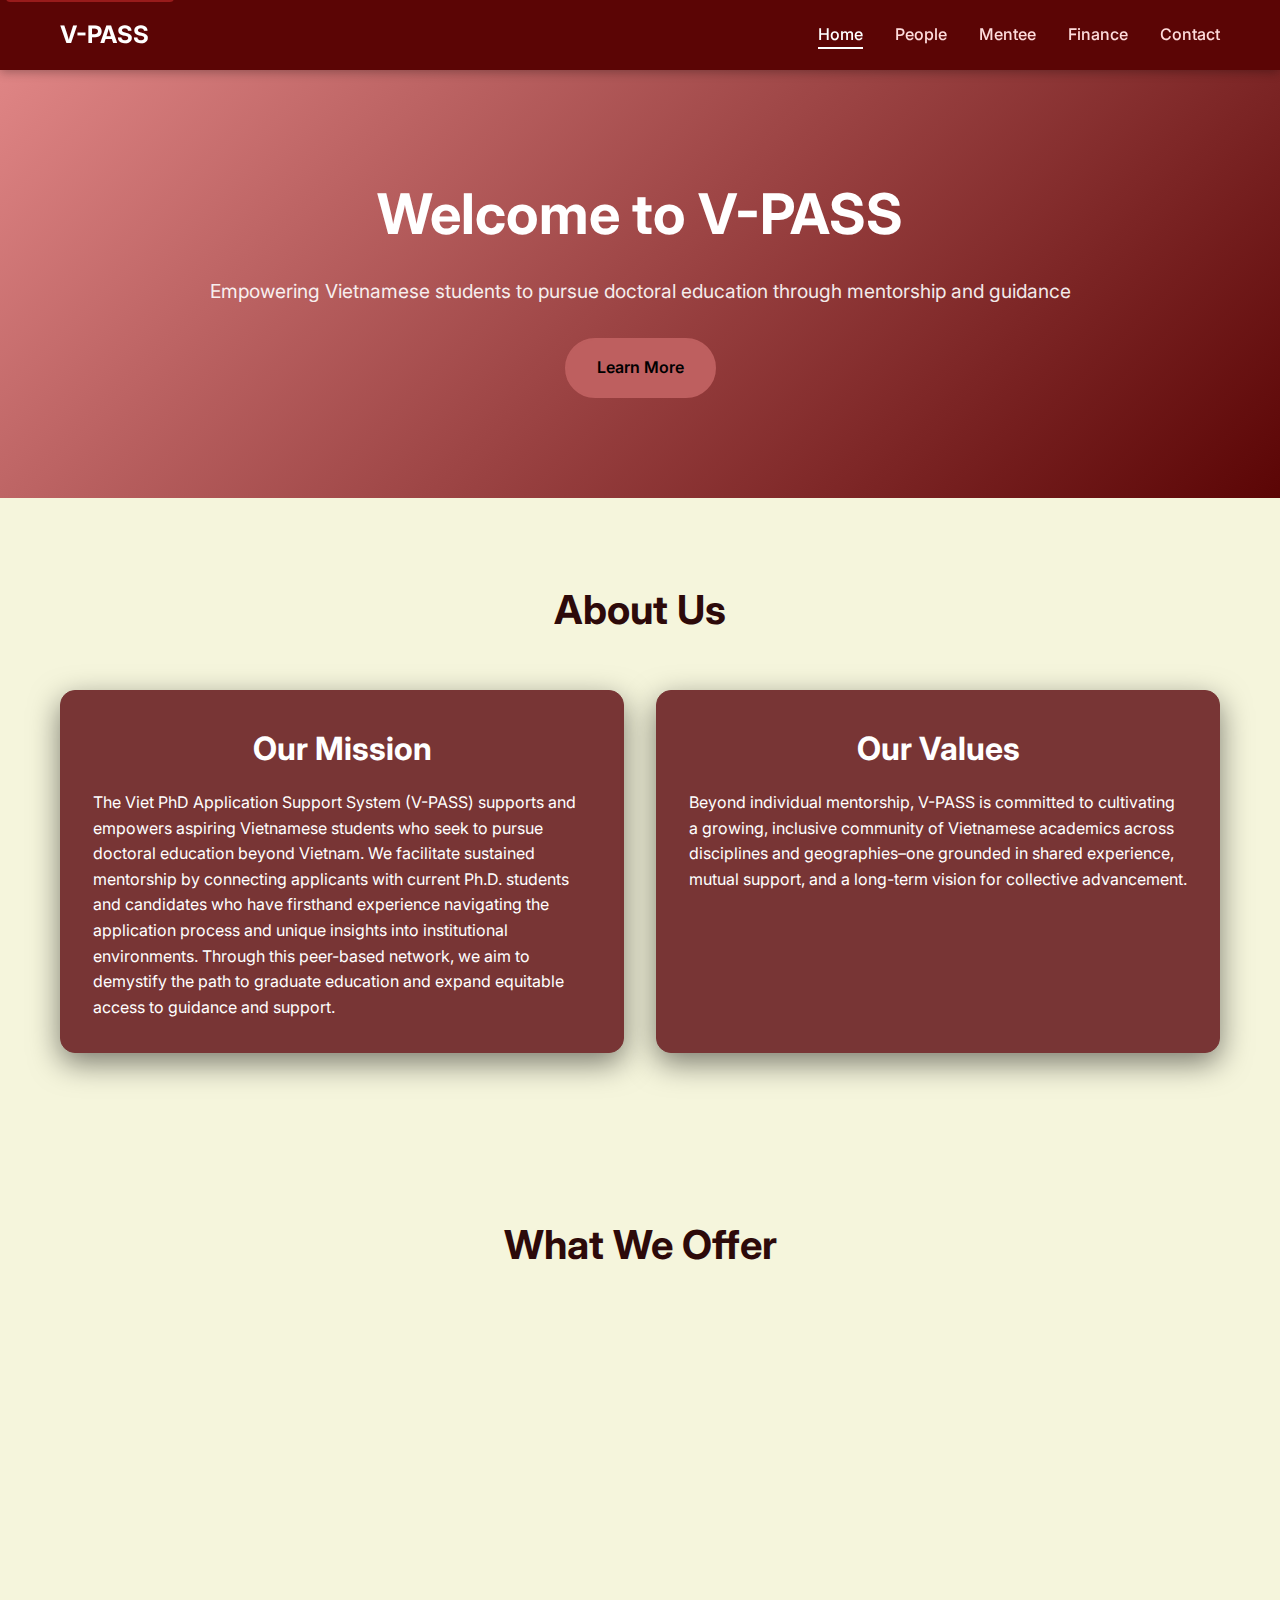
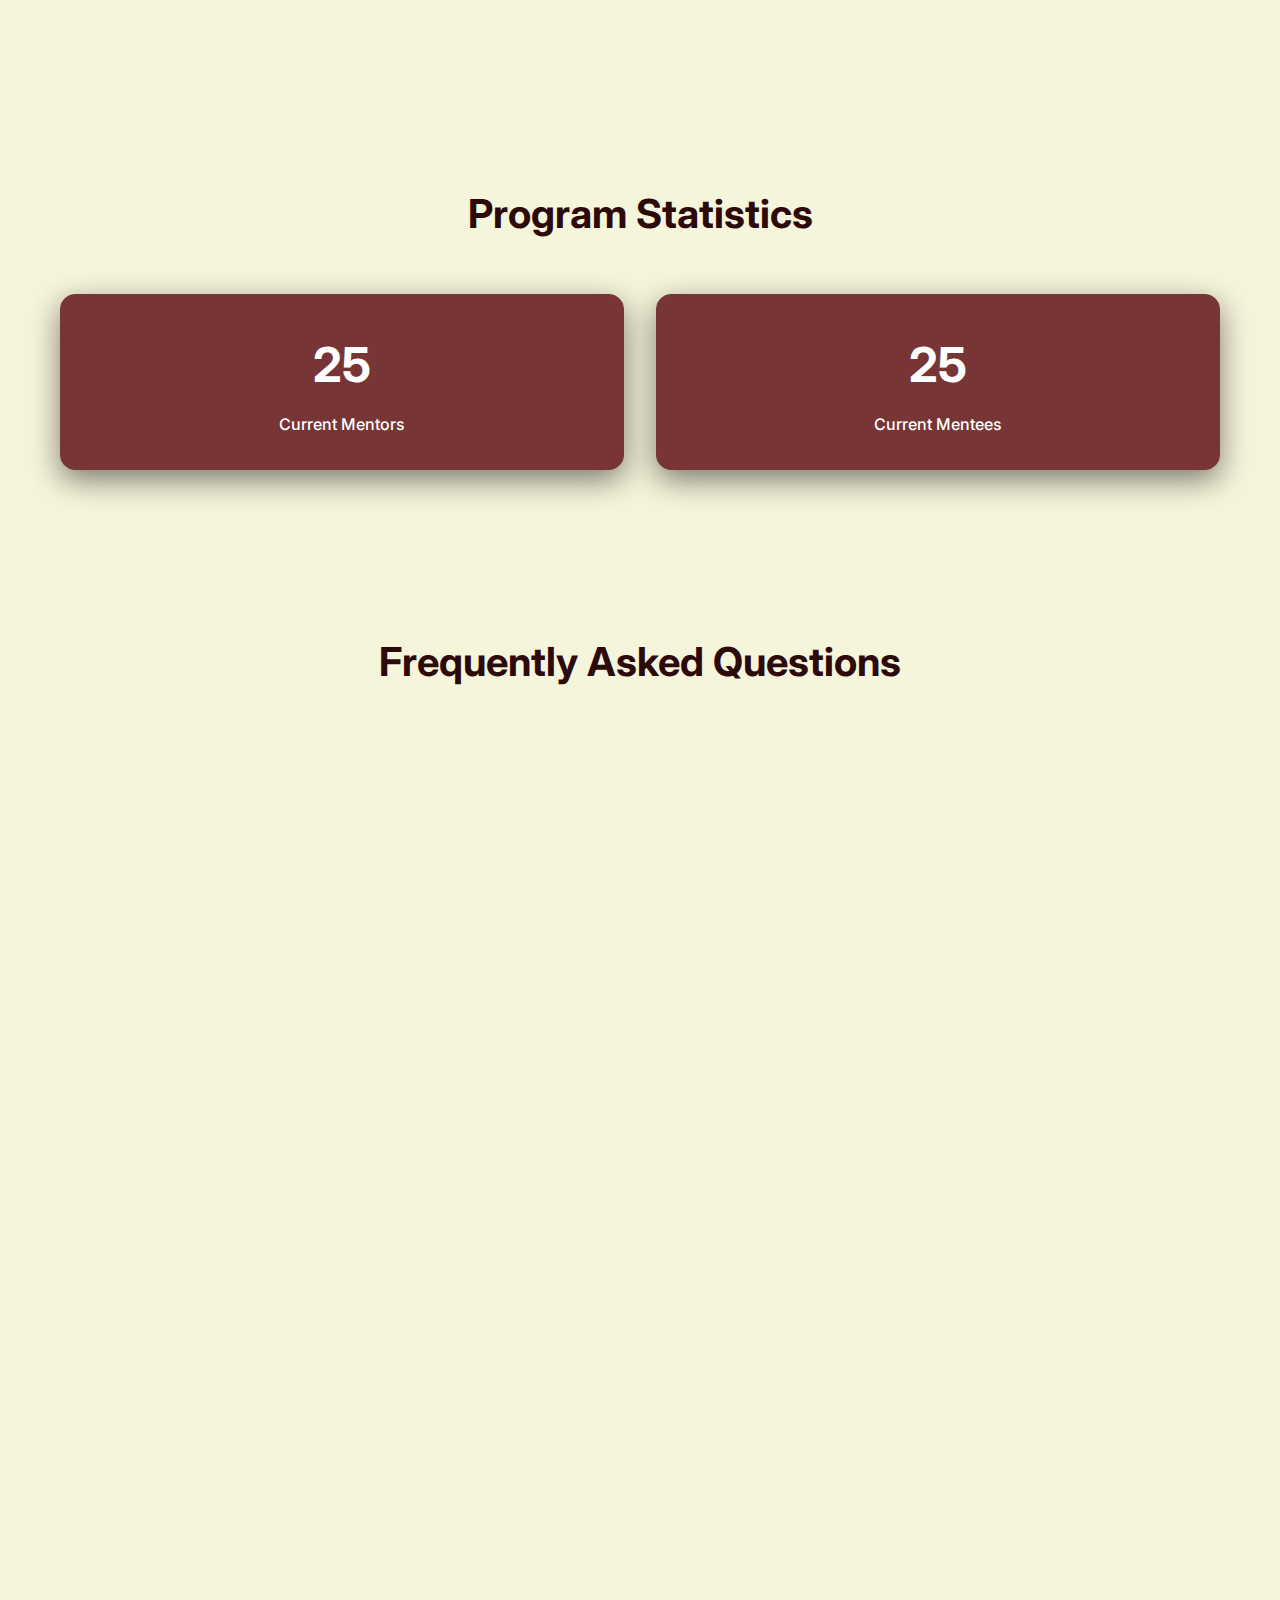
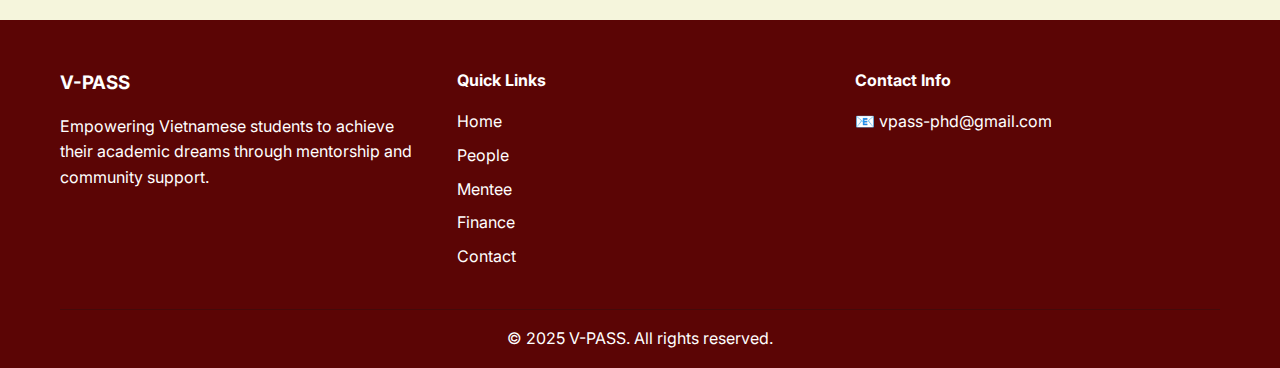
<file: index.html>
<!DOCTYPE html>
<html lang="en">
<head>
    <meta charset="UTF-8">
    <meta name="viewport" content="width=device-width, initial-scale=1.0">
    <title>V-PASS</title>
    <link rel="stylesheet" href="styles.css">
    <link href="https://fonts.googleapis.com/css2?family=Inter:wght@300;400;500;600;700&display=swap" rel="stylesheet">
</head>
<body>
    <nav class="navbar">
        <div class="nav-container">
            <div class="nav-logo">
                <h2>V-PASS</h2>
            </div>
            <ul class="nav-menu">
                <li class="nav-item">
                    <a href="index.html" class="nav-link active">Home</a>
                </li>
                <li class="nav-item">
                    <a href="people.html" class="nav-link">People</a>
                </li>
                <li class="nav-item">
                    <a href="mentee.html" class="nav-link">Mentee</a>
                </li>
                <li class="nav-item">
                    <a href="finance.html" class="nav-link">Finance</a>
                </li>
                <li class="nav-item">
                    <a href="contact.html" class="nav-link">Contact</a>
                </li>
            </ul>
            <div class="hamburger">
                <span class="bar"></span>
                <span class="bar"></span>
                <span class="bar"></span>
            </div>
        </div>
    </nav>

    <main>
        <section class="hero">
            <div class="hero-content">
                <h1>Welcome to V-PASS</h1>
                <p>Empowering Vietnamese students to pursue doctoral education through mentorship and guidance</p>
                <a href="#about" class="cta-button">Learn More</a>
            </div>
        </section>

        <section id="about" class="about-section">
            <div class="container">
                <h2>About Us</h2>
                <div class="about-grid">
                    <div class="about-card">
                        <h3>Our Mission</h3>
                        <p>The Viet PhD Application Support System (V-PASS) supports and empowers aspiring Vietnamese students who seek to pursue doctoral education beyond Vietnam. We facilitate sustained mentorship by connecting applicants with current Ph.D. students and candidates who have firsthand experience navigating the application process and unique insights into institutional environments. Through this peer-based network, we aim to demystify the path to graduate education and expand equitable access to guidance and support.</p>
                    </div>
                    <div class="about-card">
                        <h3>Our Values</h3>
                        <p>Beyond individual mentorship, V-PASS is committed to cultivating a growing, inclusive community of Vietnamese academics across disciplines and geographies–one grounded in shared experience, mutual support, and a long-term vision for collective advancement.
                        </p>
                    </div>
                </div>
            </div>
        </section>

        <section class="features-section">
            <div class="container">
                <h2>What We Offer</h2>
                <div class="features-grid">
                    <div class="feature-item">
                        <div class="feature-icon">👥</div>
                        <h3>Mentorship</h3>
                        <p>One-on-one guidance from current PhD students to help you navigate the application process.</p>
                    </div>
                    <div class="feature-item">
                        <div class="feature-icon">🤝</div>
                        <h3>Networking</h3>
                        <p>Connect with fellow Vietnamese students and build a supportive community of scholars.</p>
                    </div>
                    <div class="feature-item">
                        <div class="feature-icon">📈</div>
                        <h3>Application Support</h3>
                        <p>Comprehensive assistance with personal statements, research proposals, and interview preparation.</p>
                    </div>
                </div>
            </div>
        </section>

        <section class="stats-section">
            <div class="container">
                <h2>Program Statistics</h2>
                <div class="stats-grid">
                    <div class="stat-item">
                        <div class="stat-number">25</div>
                        <div class="stat-label">Current Mentors</div>
                    </div>
                    <div class="stat-item">
                        <div class="stat-number">25</div>
                        <div class="stat-label">Current Mentees</div>
                    </div>
                </div>
            </div>
        </section>

        <section class="faq-section">
            <div class="container">
                <h2>Frequently Asked Questions</h2>
                <div class="faq-grid">
                    <div class="faq-item">
                        <h3>How can I become a mentee?</h3>
                        <p>To become a mentee, please fill out our application form on the <a href="mentee.html" style="color: #fca5a5;">Mentee page</a>. We review applications biannually and will contact you if you're selected for the program.</p>
                    </div>
                    <div class="faq-item">
                        <h3>How can I become a mentor?</h3>
                        <p>We're always looking for experienced graduate students and professionals to join our mentor network. Please contact us with your background and areas of expertise through our <a href="contact.html" style="color: #fca5a5;">Contact page</a>.</p>
                    </div>
                    <div class="faq-item">
                        <h3>What is the duration of the mentorship program?</h3>
                        <p>There is no specific duration for the mentorship program. It is flexible and depends on the mentee's needs and the mentor's availability. Many mentees continue their relationship with mentors throughout their academic journey.</p>
                    </div>
                    <div class="faq-item">
                        <h3>Is there a cost to participate?</h3>
                        <p>Our program requires a one-time fee of $10 per mentee to maintain program operations. This fee covers your participation for as many years as you would like to be advised, regardless of your academic year. 
                            We use these funds to support scholarships for other mentees. 
                            For detailed financial information, please visit our <a href="finance.html" style="color: #fca5a5;">Finance page</a>. 
                            <br>
                            <br>
                            Note: We DO offer scholarships for mentees, so please mention this in your application.</p>
                    </div>
                    <div class="faq-item">
                        <h3>How can I support V-PASS financially?</h3>
                        <p>We welcome donations and sponsorships to help expand our program and provide more opportunities for Vietnamese students. Please visit our <a href="finance.html" style="color: #fca5a5;">Finance page</a> for more information or contact us directly.</p>
                    </div>
                </div>
            </div>
        </section>

    </main>

    <footer class="footer">
        <div class="container">
            <div class="footer-content">
                <div class="footer-section">
                    <h3>V-PASS</h3>
                    <p>Empowering Vietnamese students to achieve their academic dreams through mentorship and community support.</p>
                </div>
                <div class="footer-section">
                    <h4>Quick Links</h4>
                    <ul>
                        <li><a href="index.html">Home</a></li>
                        <li><a href="people.html">People</a></li>
                        <li><a href="mentee.html">Mentee</a></li>
                        <li><a href="finance.html">Finance</a></li>
                        <li><a href="contact.html">Contact</a></li>
                    </ul>
                </div>
                <div class="footer-section">
                    <h4>Contact Info</h4>
                    <p> 📧 vpass-phd@gmail.com</p>
                </div>
            </div>
            <div class="footer-bottom">
                <p>&copy; 2025 V-PASS. All rights reserved.</p>
            </div>
        </div>


    </footer>

    <script src="script.js"></script>
</body>
</html>
</file>
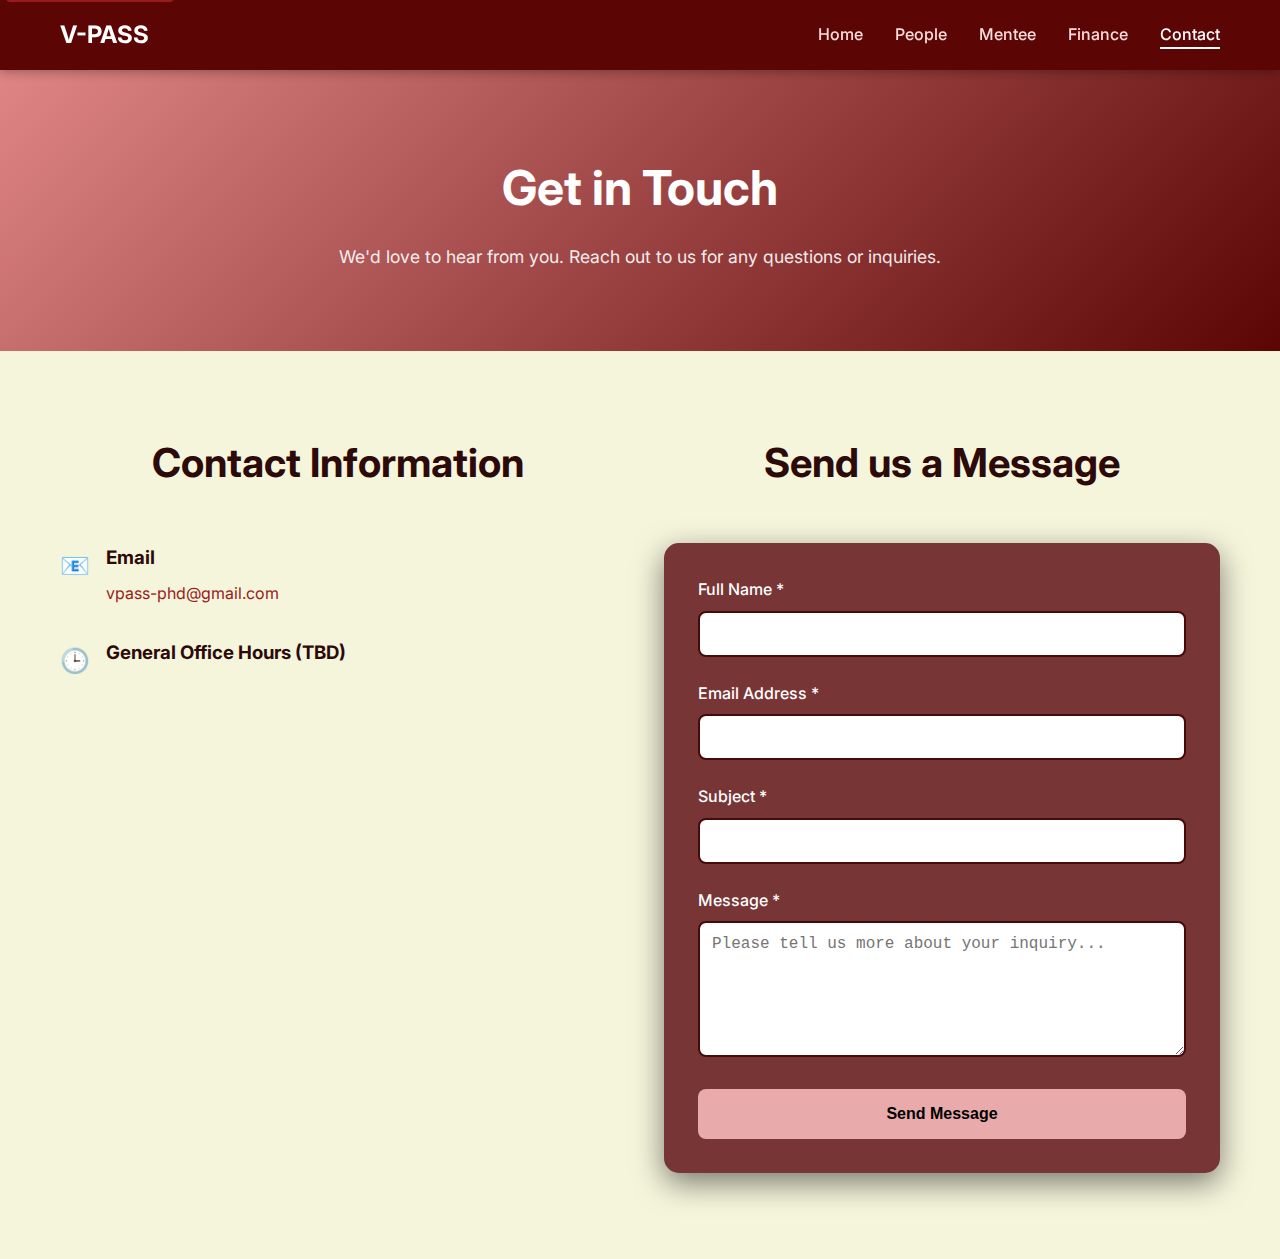
<file: contact.html>
<!DOCTYPE html>
<html lang="en">
<head>
    <meta charset="UTF-8">
    <meta name="viewport" content="width=device-width, initial-scale=1.0">
    <title>Contact - V-PASS</title>
    <link rel="stylesheet" href="styles.css">
    <link href="https://fonts.googleapis.com/css2?family=Inter:wght@300;400;500;600;700&display=swap" rel="stylesheet">
</head>
<body>
    <nav class="navbar">
        <div class="nav-container">
            <div class="nav-logo">
                <h2>V-PASS</h2>
            </div>
            <ul class="nav-menu">
                <li class="nav-item">
                    <a href="index.html" class="nav-link">Home</a>
                </li>
                <li class="nav-item">
                    <a href="people.html" class="nav-link">People</a>
                </li>
                <li class="nav-item">
                    <a href="mentee.html" class="nav-link">Mentee</a>
                </li>
                <li class="nav-item">
                    <a href="finance.html" class="nav-link">Finance</a>
                </li>
                <li class="nav-item">
                    <a href="contact.html" class="nav-link active">Contact</a>
                </li>
            </ul>
            <div class="hamburger">
                <span class="bar"></span>
                <span class="bar"></span>
                <span class="bar"></span>
            </div>
        </div>
    </nav>

    <main>
        <section class="page-header">
            <div class="container">
                <h1>Get in Touch</h1>
                <p>We'd love to hear from you. Reach out to us for any questions or inquiries.</p>
            </div>
        </section>

        <section class="contact-section">
            <div class="container">
                <div class="contact-grid">
                    <div class="contact-info">
                        <h2>Contact Information</h2>
                        <div class="contact-item">
                            <div class="contact-icon">📧</div>
                            <div class="contact-details">
                                <h3>Email</h3>
                                <p><a href="mailto:vpass-phd@gmail.com">vpass-phd@gmail.com</a></p>
                            </div>
                        </div>
                        <!-- <div class="contact-item">
                            <div class="contact-icon">📞</div>
                            <div class="contact-details">
                                <h3>Phone - maybe not</h3>
                                <p><a href="tel:xxxx">+1 (xxxx)</a></p>
                            </div>
                        </div> -->
                        <div class="contact-item">
                            <div class="contact-icon">🕒</div>
                            <div class="contact-details">
                                <h3>General Office Hours (TBD)</h3>
                                <!-- <p>night/weekend time?</p>
                                <p>zoom?</p> -->
                            </div>
                        </div>
                    </div>

                    <div class="contact-form-container">
                        <h2>Send us a Message</h2>
                        <form class="contact-form" id="contactForm">
                            <div class="form-group">
                                <label for="name">Full Name *</label>
                                <input type="text" id="name" name="name" required>
                            </div>
                            <div class="form-group">
                                <label for="email">Email Address *</label>
                                <input type="email" id="email" name="email" required>
                            </div>
                            <div class="form-group">
                                <label for="subject">Subject *</label>
                                <input type="text" id="subject" name="subject" required>
                            </div>
                            <div class="form-group">
                                <label for="message">Message *</label>
                                <textarea id="message" name="message" rows="6" required placeholder="Please tell us more about your inquiry..."></textarea>
                            </div>
                            <button type="submit" class="submit-btn">Send Message</button>
                        </form>
                    </div>
                </div>
            </div>
        </section>

        

    </footer>
    
    <script src="script.js"></script>
</body>
</html>
</file>
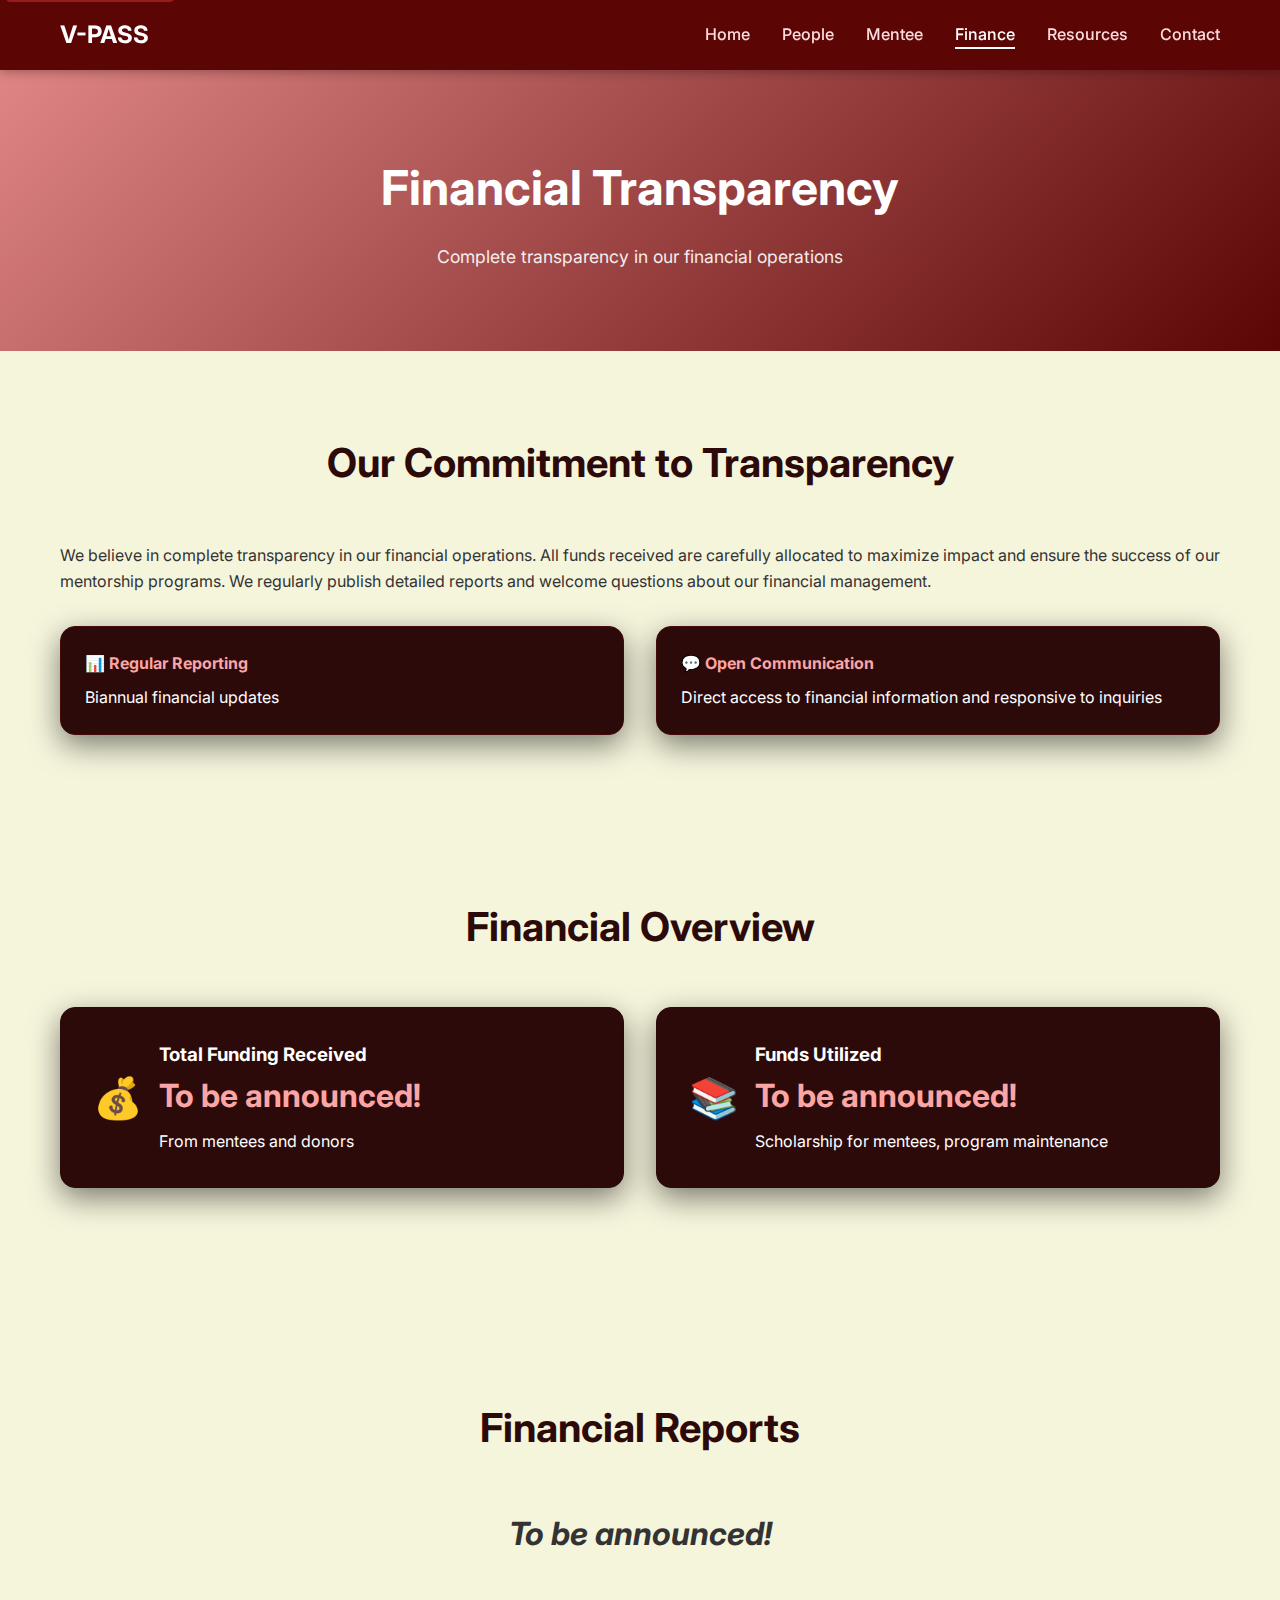
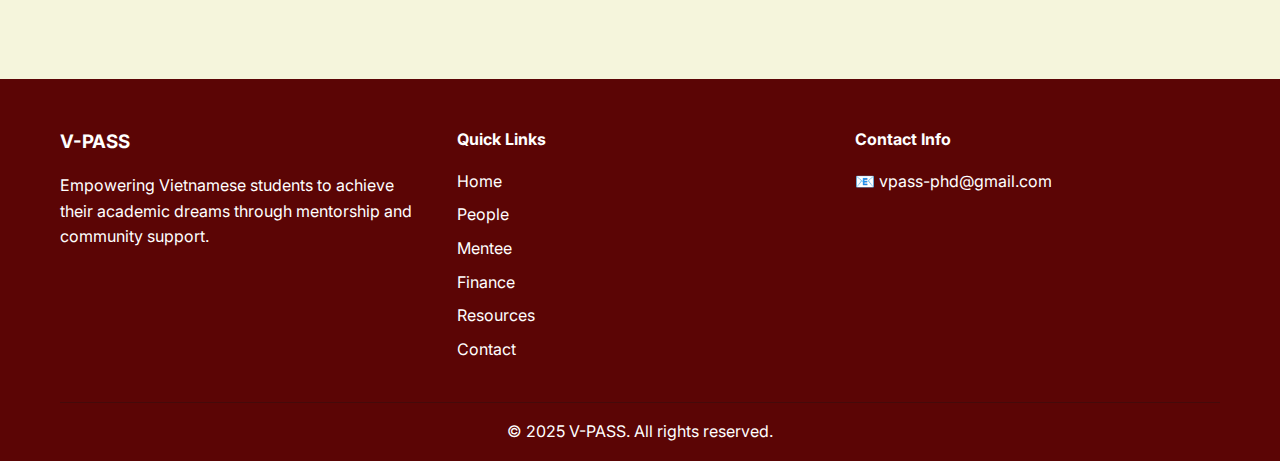
<file: finance.html>
<!DOCTYPE html>
<html lang="en">
<head>
    <meta charset="UTF-8">
    <meta name="viewport" content="width=device-width, initial-scale=1.0">
    <title>Finance - V-PASS</title>
    <link rel="stylesheet" href="styles.css">
    <link rel="icon" href="pictures/logo.png" type="image/png">
    <link href="https://fonts.googleapis.com/css2?family=Inter:wght@300;400;500;600;700&display=swap" rel="stylesheet">
</head>
<body>
    <nav class="navbar">
        <div class="nav-container">
            <div class="nav-logo">
                <h2>V-PASS</h2>
            </div>
            <ul class="nav-menu">
                <li class="nav-item">
                    <a href="index.html" class="nav-link">Home</a>
                </li>
                <li class="nav-item">
                    <a href="people.html" class="nav-link">People</a>
                </li>
                <li class="nav-item">
                    <a href="mentee.html" class="nav-link">Mentee</a>
                </li>
                <li class="nav-item">
                    <a href="finance.html" class="nav-link active">Finance</a>
                </li>
                <li class="nav-item">
                    <a href="resources.html" class="nav-link">Resources</a>
                </li>
                <li class="nav-item">
                    <a href="contact.html" class="nav-link">Contact</a>
                </li>
            </ul>
            <div class="hamburger">
                <span class="bar"></span>
                <span class="bar"></span>
                <span class="bar"></span>
            </div>
        </div>
    </nav>

    <main>
        <section class="page-header">
            <div class="container">
                <h1>Financial Transparency</h1>
                <p>Complete transparency in our financial operations</p>
            </div>
        </section>

        <section class="transparency-commitment">
            <div class="container">
                <h2>Our Commitment to Transparency</h2>
                <div class="commitment-content">
                    <p>We believe in complete transparency in our financial operations. All funds received are carefully allocated to maximize impact and ensure the success of our mentorship programs. We regularly publish detailed reports and welcome questions about our financial management.</p>
                    <div class="transparency-principles">
                        <div class="principle">
                            <h4>📊 Regular Reporting</h4>
                            <p>Biannual financial updates</p>
                        </div>
                        <div class="principle">
                            <h4>💬 Open Communication</h4>
                            <p>Direct access to financial information and responsive to inquiries</p>
                        </div>
                    </div>
                </div>
            </div>
        </section>

        <section class="financial-overview">
            <div class="container">
                <h2>Financial Overview</h2>
                <div class="financial-stats">
                    <div class="financial-stat">
                        <div class="stat-icon">💰</div>
                        <div class="stat-content">
                            <h3>Total Funding Received</h3>
                            <div class="stat-amount">To be announced!</div>
                            <p>From mentees and donors</p>
                        </div>
                    </div>
                    <div class="financial-stat">
                        <div class="stat-icon">📚</div>
                        <div class="stat-content">
                            <h3>Funds Utilized</h3>
                            <div class="stat-amount">To be announced!</div>
                            <p>Scholarship for mentees, program maintenance</p>
                        </div>
                    </div>
                    
                </div>
            </div>
        </section>


        <section class="financial-reports">
            <div class="container">
                <h2>Financial Reports</h2>
                <h3 style="text-align: center; font-size: 2rem; margin: 40px 0; font-style: italic;">To be announced!</h3>
                <!-- <div class="reports-grid">
                    <div class="report-card">
                        <h3>Income Report</h3>
                        <p>Comprehensive overview of our raised funds and financial resources</p>
                        <a href="#" class="report-link">Download</a>
                    </div>
                    <div class="report-card">
                        <h3>Fund Spending Report</h3>
                        <p>Detailed breakdown of fund allocation and expenditures</p>
                        <a href="#" class="report-link">Download</a>
                    </div>
                </div> -->
            </div>
        </section>

        
    </main>

    <footer class="footer">
        <div class="container">
            <div class="footer-content">
                <div class="footer-section">
                    <h3>V-PASS</h3>
                    <p>Empowering Vietnamese students to achieve their academic dreams through mentorship and community support.</p>
                </div>
                <div class="footer-section">
                    <h4>Quick Links</h4>
                    <ul>
                        <li><a href="index.html">Home</a></li>
                        <li><a href="people.html">People</a></li>
                        <li><a href="mentee.html">Mentee</a></li>
                        <li><a href="finance.html">Finance</a></li>
                        <li><a href="resources.html">Resources</a></li>
                        <li><a href="contact.html">Contact</a></li>
                    </ul>
                </div>
                <div class="footer-section">
                    <h4>Contact Info</h4>
                    <p> 📧 vpass-phd@gmail.com</p>
                </div>
            </div>
            <div class="footer-bottom">
                <p>&copy; 2025 V-PASS. All rights reserved.</p>
            </div>
        </div>
    </footer>

    <script src="script.js"></script>
</body>
</html>
</file>
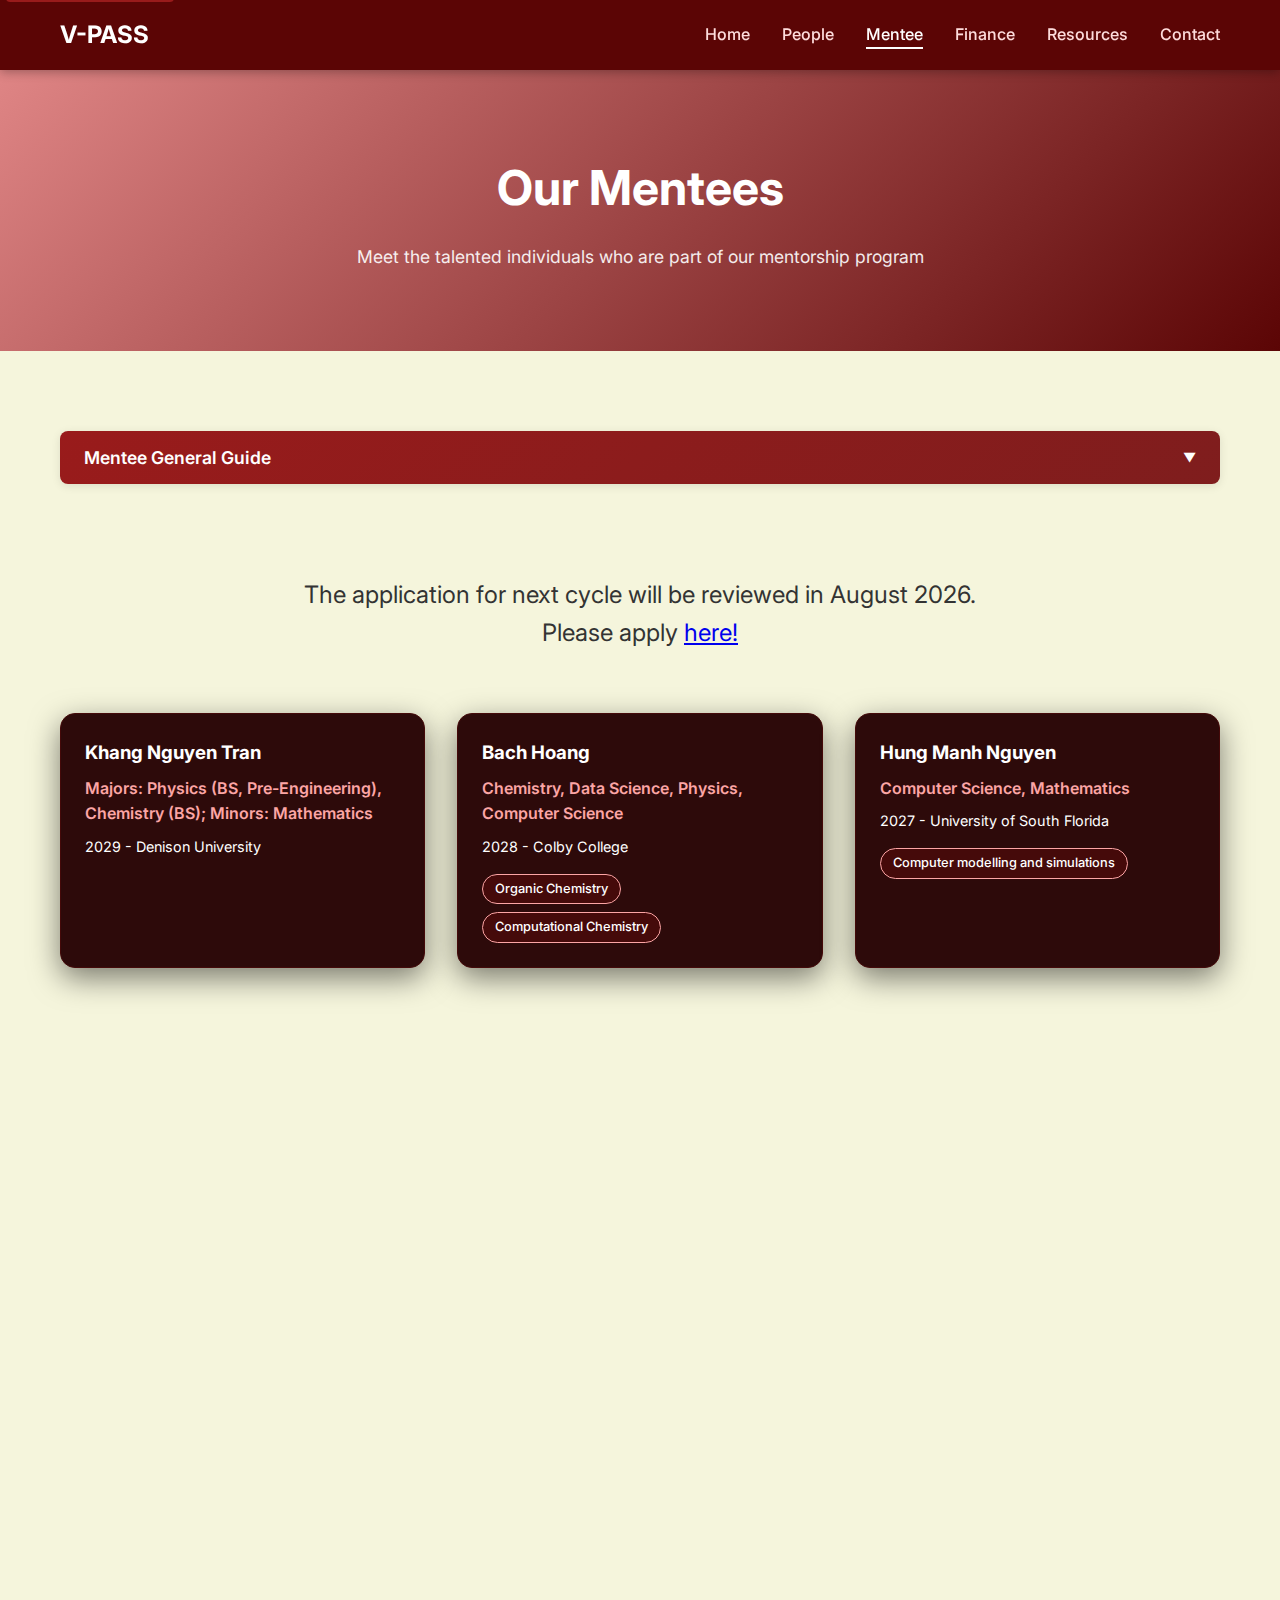
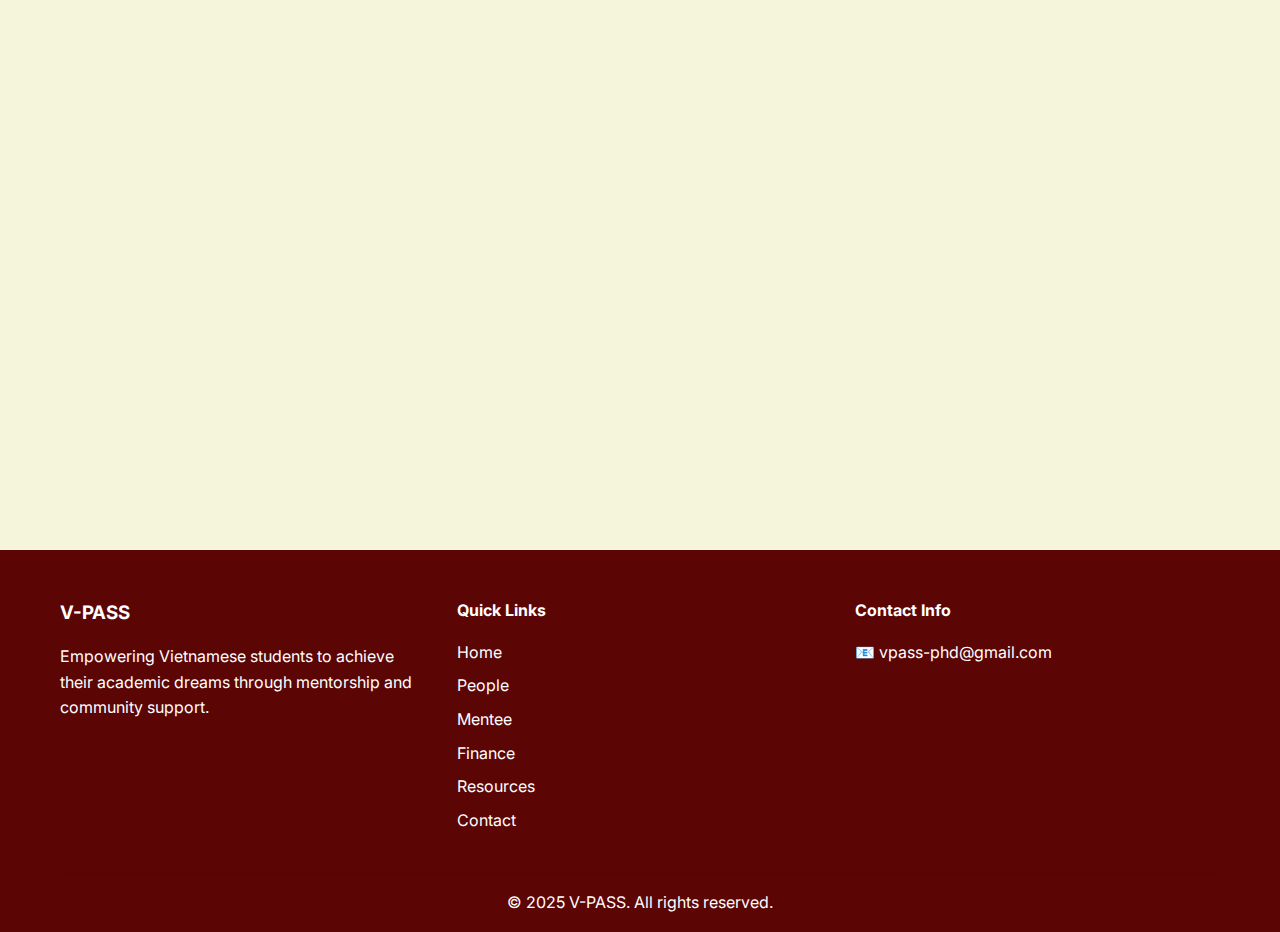
<file: mentee.html>
<!DOCTYPE html>
<html lang="en">
<head>
    <meta charset="UTF-8">
    <meta name="viewport" content="width=device-width, initial-scale=1.0">
    <title>Mentee - V-PASS</title>
    <link rel="stylesheet" href="styles.css">
    <link rel="icon" href="pictures/logo.png" type="image/png">
    <link href="https://fonts.googleapis.com/css2?family=Inter:wght@300;400;500;600;700&display=swap" rel="stylesheet">
</head>
<body>
    <nav class="navbar">
        <div class="nav-container">
            <div class="nav-logo">
                <h2>V-PASS</h2>
            </div>
            <ul class="nav-menu">
                <li class="nav-item">
                    <a href="index.html" class="nav-link">Home</a>
                </li>
                <li class="nav-item">
                    <a href="people.html" class="nav-link">People</a>
                </li>
                <li class="nav-item">
                    <a href="mentee.html" class="nav-link active">Mentee</a>
                </li>
                <li class="nav-item">
                    <a href="finance.html" class="nav-link">Finance</a>
                </li>
                <li class="nav-item">
                    <a href="resources.html" class="nav-link">Resources</a>
                </li>
                <li class="nav-item">
                    <a href="contact.html" class="nav-link">Contact</a>
                </li>
            </ul>
            <div class="hamburger">
                <span class="bar"></span>
                <span class="bar"></span>
                <span class="bar"></span>
            </div>
        </div>
    </nav>

    <main>
        <section class="page-header">
            <div class="container">
                <h1>Our Mentees</h1>
                <p>Meet the talented individuals who are part of our mentorship program</p>
            </div>
        </section>

        <section class="current-mentees-section">
            <div class="container">
                
                <!-- <h2>Current Mentees</h2>                 -->
                <!-- Mentee General Guide Dropdown -->
                <div class="mentee-guide-dropdown">
                    <button class="dropdown-toggle" id="menteeGuideToggle">
                        <span>Mentee General Guide</span>
                        <span class="dropdown-arrow">▼</span>
                    </button>
                    <div class="dropdown-content" id="menteeGuideContent">
                        <div class="guide-content">
                            <h3>Mentee General Guide</h3>
                            <p>Mentees receiving support from V-PASS's mentors are expected to come prepared with questions and a desire to learn. Since the mentorship is voluntary, please be respectful of the mentor's time and efforts, while making sure to be transparent about your needs so that the mentor can provide guidance that is most helpful.</p>
                            
                            <p>Please also work with your mentor to figure out a meeting schedule that works for both and set expectations that align.</p>
                            
                            <p>During the length of the mentorship, feel free to reach out to V-PASS if you have any concern or would like to give feedback about the mentor.</p>
                            
                            <p>A respectful and frank working relationship is expected of both the mentor and mentee.</p>
                            
                            <p>Finally, as the goal of the mentorship is to help you succeed at minimal cost, consider helping others succeed as well whenever you're in a position to do so.</p>
                            <p><i>Detailed guide will be provided once you're matched with a mentor.</i></p>

                        </div>
                    </div>
                </div>

                <div class="container" style="text-align: center; padding: 60px 0;">
                    <!-- <h1 style="font-size: 3rem; margin-bottom: 20px;">We will have update soon!</h1> -->
                    <p style="font-size: 1.5rem;"> The application for next cycle will be reviewed in August 2026.</p>
                    <p style="font-size: 1.5rem;">Please apply <a href="https://forms.gle/sSEFAGGosCmL5k9p6"> here! </a></p>
                </div>
                
                <div class="mentees-grid">
                    <div class="mentee-card">
                        <div class="mentee-info">
                            <h3>Khang Nguyen Tran</h3>
                            <p class="mentee-field">Majors: Physics (BS, Pre-Engineering), Chemistry (BS); Minors: Mathematics</p>
                            <p class="mentee-degree">2029 - Denison University</p>
                            <!-- <div class="interest-tags">
                                <span class="tag">Research interest</span>
                                <span class="tag">Research interest</span>
                            </div> -->
                        </div>
                    </div>
                    <div class="mentee-card">
                        <div class="mentee-info">
                            <h3>Bach Hoang</h3>
                            <p class="mentee-field">Chemistry, Data Science, Physics, Computer Science</p>
                            <p class="mentee-degree">2028 - Colby College</p>
                            <div class="interest-tags">
                                <span class="tag">Organic Chemistry</span>
                                <span class="tag">Computational Chemistry</span>
                            </div>
                        </div>
                    </div>
                    <div class="mentee-card">
                        <div class="mentee-info">
                            <h3>Hung Manh Nguyen</h3>
                            <p class="mentee-field">Computer Science, Mathematics</p>
                            <p class="mentee-degree">2027 - University of South Florida</p>
                            <div class="interest-tags">
                                <span class="tag">Computer modelling and simulations</span>
                            </div>
                        </div>
                    </div>
                    <div class="mentee-card">
                        <div class="mentee-info">
                            <h3>Vinh Phuc (Theodore) Nguyen</h3>
                            <p class="mentee-field">Chemical and Material Engineering; Minor: Material Engineering</p>
                            <p class="mentee-degree">2026 - California State Polytechnic University - Pomona</p>
                            <div class="interest-tags">
                                <span class="tag">Semiconductor field focusing in ALD and AS-ALD.</span>
                                <span class="tag">Battery</span>
                            </div>
                        </div>
                    </div>

                    <div class="mentee-card">
                        <div class="mentee-info">
                            <h3>Khue Dang</h3>
                            <p class="mentee-field">Biochemistry & Biophysics</p>
                            <p class="mentee-degree">2027 - Amherst College</p>
                            <div class="interest-tags">
                                <span class="tag">Polymers engineering</span>
                            </div>
                        </div>
                    </div>
                    
                    <div class="mentee-card">
                        <!-- <div class="mentee-image">
                            <img src="figures/mentee/mentee1.jpeg">
                        </div> -->
                        <div class="mentee-info">
                            <h3>Lan Anh Tran</h3>
                            <p class="mentee-field">Electrical Engineering, Material Engineering</p>
                            <p class="mentee-degree">2027 - University of Oklahoma</p>
                            <div class="interest-tags">
                                <span class="tag">Electrical Engineering</span>
                                <span class="tag">Material Engineering</span>
                            </div>
                        </div>
                    </div>
                    <div class="mentee-card">
                        <div class="mentee-info">
                            <h3>Pham Duc Nam Phuong</h3>
                            <p class="mentee-field">Chemistry, Biochemistry</p>
                            <p class="mentee-degree">2026 - Nanyang Technological University</p>
                            <div class="interest-tags">
                                <span class="tag">Chemical Biology</span>
                                <span class="tag">Organic Synthesis</span>
                            </div>
                        </div>
                    </div>
                    <div class="mentee-card">
                        <div class="mentee-info">
                            <h3>Giang Tran</h3>
                            <p class="mentee-field">Biochemistry</p>
                            <p class="mentee-degree">2026 - University of Texas at Arlington</p>
                            <div class="interest-tags">
                                <span class="tag">Chemical Biology</span>
                                <span class="tag">Medicinal Chemistry</span>
                            </div>
                        </div>
                    </div>
                    <div class="mentee-card">
                        <div class="mentee-info">
                            <h3>Phuc Thao Vy Nguyen</h3>
                            <p class="mentee-field">Chemistry; Minor: Mathematics</p>
                            <p class="mentee-degree">Senior Year - Texas Christian University</p>
                            <div class="interest-tags">
                                <span class="tag">Material Chemistry</span>
                                <span class="tag">Analytical Chemistry</span>
                            </div>
                        </div>
                    </div>
                    <div class="mentee-card">
                        <div class="mentee-info">
                            <h3>Huu-Tuan Nguyen</h3>
                            <p class="mentee-field">Computer Science</p>
                            <p class="mentee-degree">2026 - Ho Chi Minh University of Technology</p>
                            <div class="interest-tags">
                                <span class="tag">Natural Language Processing</span>
                                <span class="tag">Machine Learning</span>
                            </div>
                        </div>
                    </div>
                    <div class="mentee-card">
                        <div class="mentee-info">
                            <h3>Linh Mai Nguyen</h3>
                            <p class="mentee-field">Mathematics and Mathematical Economics</p>
                            <p class="mentee-degree">2027 - Gettysburg College</p>
                            <div class="interest-tags">
                                <!-- <span class="tag">Pure Mathematics</span> -->
                                <span class="tag">Applied Mathematics</span>
                            </div>
                        </div>
                    </div>
                    <div class="mentee-card">
                        <div class="mentee-info">
                            <h3>Nguyen Ha My</h3>
                            <p class="mentee-field">Biochemistry and Biology</p>
                            <p class="mentee-degree">2026 - Denison University</p>
                            <div class="interest-tags">
                                <span class="tag">Immunology</span>
                                <span class="tag">Microbiology</span>
                            </div>
                        </div>
                    </div>
                    
                    <div class="mentee-card">
                        <div class="mentee-info">
                            <h3>Van Huynh</h3>
                            <p class="mentee-field">Mathematics; Minors: Data Science and Economics</p>
                            <p class="mentee-degree">2026 - University of Mississippi</p>
                            <div class="interest-tags">
                                <span class="tag">Applied Mathematics</span>
                                <span class="tag">Mathematical Biology</span>
                            </div>
                        </div>
                    </div>
                    <div class="mentee-card">
                        <div class="mentee-info">
                            <h3>Trần Phú Thức</h3>
                            <p class="mentee-field">Pharmacy</p>
                            <p class="mentee-degree">2026 - Purdue University</p>
                            <div class="interest-tags">
                                <span class="tag">Medicinal Chemistry</span>
                                <span class="tag">Biology</span>
                            </div>
                        </div>
                    </div>
                </div>
            </div>
        </section>

        <!-- <section class="alumni-section">
            <div class="container">
                <h2>Alumni</h2>
                <p class="section-description">Our successful graduates who have completed the mentorship program</p>
                <div class="alumni-grid">
                    <div class="alumni-card">
                        <div class="alumni-image">
                            <img src="https://via.placeholder.com/200x200/1E40AF/FFFFFF?text=Alumni+1" alt="Alumni 1">
                        </div>
                        <div class="alumni-info">
                            <h3>CCCCCCCCC</h3>
                            <p class="alumni-field">Ph.D. student in ...</p>
                            <p class="alumni-school">School</p>
                            <div class="alumni-year">Graduated: 2025</div>
                        </div>
                    </div>
                    <div class="alumni-card">
                        <div class="alumni-image">
                            <img src="https://via.placeholder.com/200x200/1E40AF/FFFFFF?text=Alumni+1" alt="Alumni 1">
                        </div>
                        <div class="alumni-info">
                            <h3>CCCCCCCCC</h3>
                            <p class="alumni-field">Ph.D. student in ...</p>
                            <p class="alumni-school">School</p>
                            <div class="alumni-year">Graduated: 2025</div>
                        </div>
                        <div class="interest-tags">
                            <span class="tag">Research interest</span>
                            <span class="tag">Research interest</span>
                        </div>
                    </div>
                    <div class="alumni-card">
                        <div class="alumni-image">
                            <img src="https://via.placeholder.com/200x200/1E40AF/FFFFFF?text=Alumni+1" alt="Alumni 1">
                        </div>
                        <div class="alumni-info">
                            <h3>CCCCCCCCC</h3>
                            <p class="alumni-field">Ph.D. student in ...</p>
                            <p class="alumni-school">School</p>
                            <div class="alumni-year">Graduated: 2025</div>
                        </div>
                        <div class="interest-tags">
                            <span class="tag">Research interest</span>
                            <span class="tag">Research interest</span>
                        </div>
                    </div>
                    <div class="alumni-card">
                        <div class="alumni-image">
                            <img src="https://via.placeholder.com/200x200/1E40AF/FFFFFF?text=Alumni+1" alt="Alumni 1">
                        </div>
                        <div class="alumni-info">
                            <h3>CCCCCCCCC</h3>
                            <p class="alumni-field">Ph.D. student in ...</p>
                            <p class="alumni-school">School</p>
                            <div class="alumni-year">Graduated: 2025</div>
                        </div>
                        <div class="interest-tags">
                            <span class="tag">Research interest</span>
                        </div>
                    </div>
                    <div class="alumni-card">
                        <div class="alumni-image">
                            <img src="https://via.placeholder.com/200x200/1E40AF/FFFFFF?text=Alumni+1" alt="Alumni 1">
                        </div>
                        <div class="alumni-info">
                            <h3>CCCCCCCCC</h3>
                            <p class="alumni-field">Ph.D. student in ...</p>
                            <p class="alumni-school">School</p>
                            <div class="alumni-year">Graduated: 2025</div>
                        </div>
                        <div class="interest-tags">
                            <span class="tag">Research interest</span>
                            <span class="tag">Research interest</span>
                        </div>
                    </div>
                </div>
            </div>
        </section> -->

        
        
    </main>

    <footer class="footer">
        <div class="container">
            <div class="footer-content">
                <div class="footer-section">
                    <h3>V-PASS</h3>
                    <p>Empowering Vietnamese students to achieve their academic dreams through mentorship and community support.</p>
                </div>
                <div class="footer-section">
                    <h4>Quick Links</h4>
                    <ul>
                        <li><a href="index.html">Home</a></li>
                        <li><a href="people.html">People</a></li>
                        <li><a href="mentee.html">Mentee</a></li>
                        <li><a href="finance.html">Finance</a></li>
                        <li><a href="resources.html">Resources</a></li>
                        <li><a href="contact.html">Contact</a></li>
                    </ul>
                </div>
                <div class="footer-section">
                    <h4>Contact Info</h4>
                    <p> 📧 vpass-phd@gmail.com</p>
                </div>
            </div>
            <div class="footer-bottom">
                <p>&copy; 2025 V-PASS. All rights reserved.</p>
            </div>
        </div>
    </footer>

    <script src="script.js"></script>
</body>
</html>
</file>
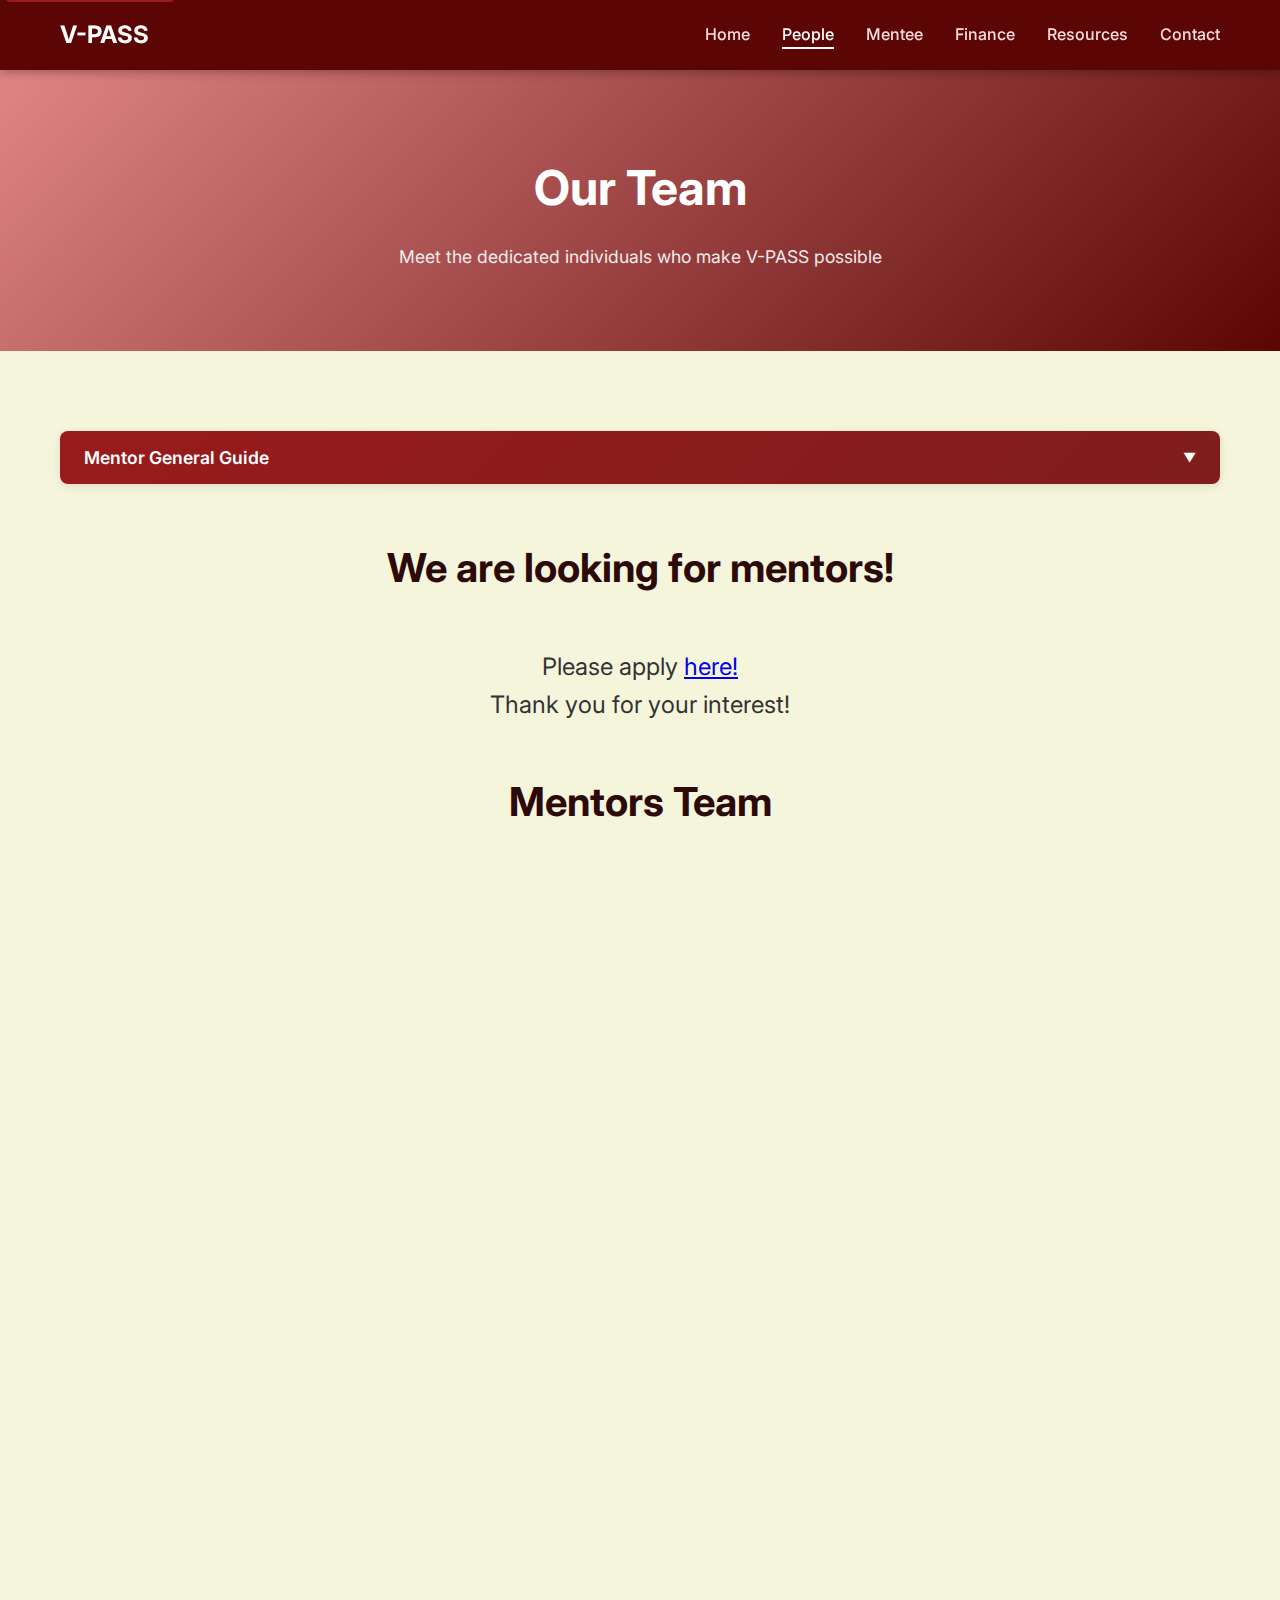
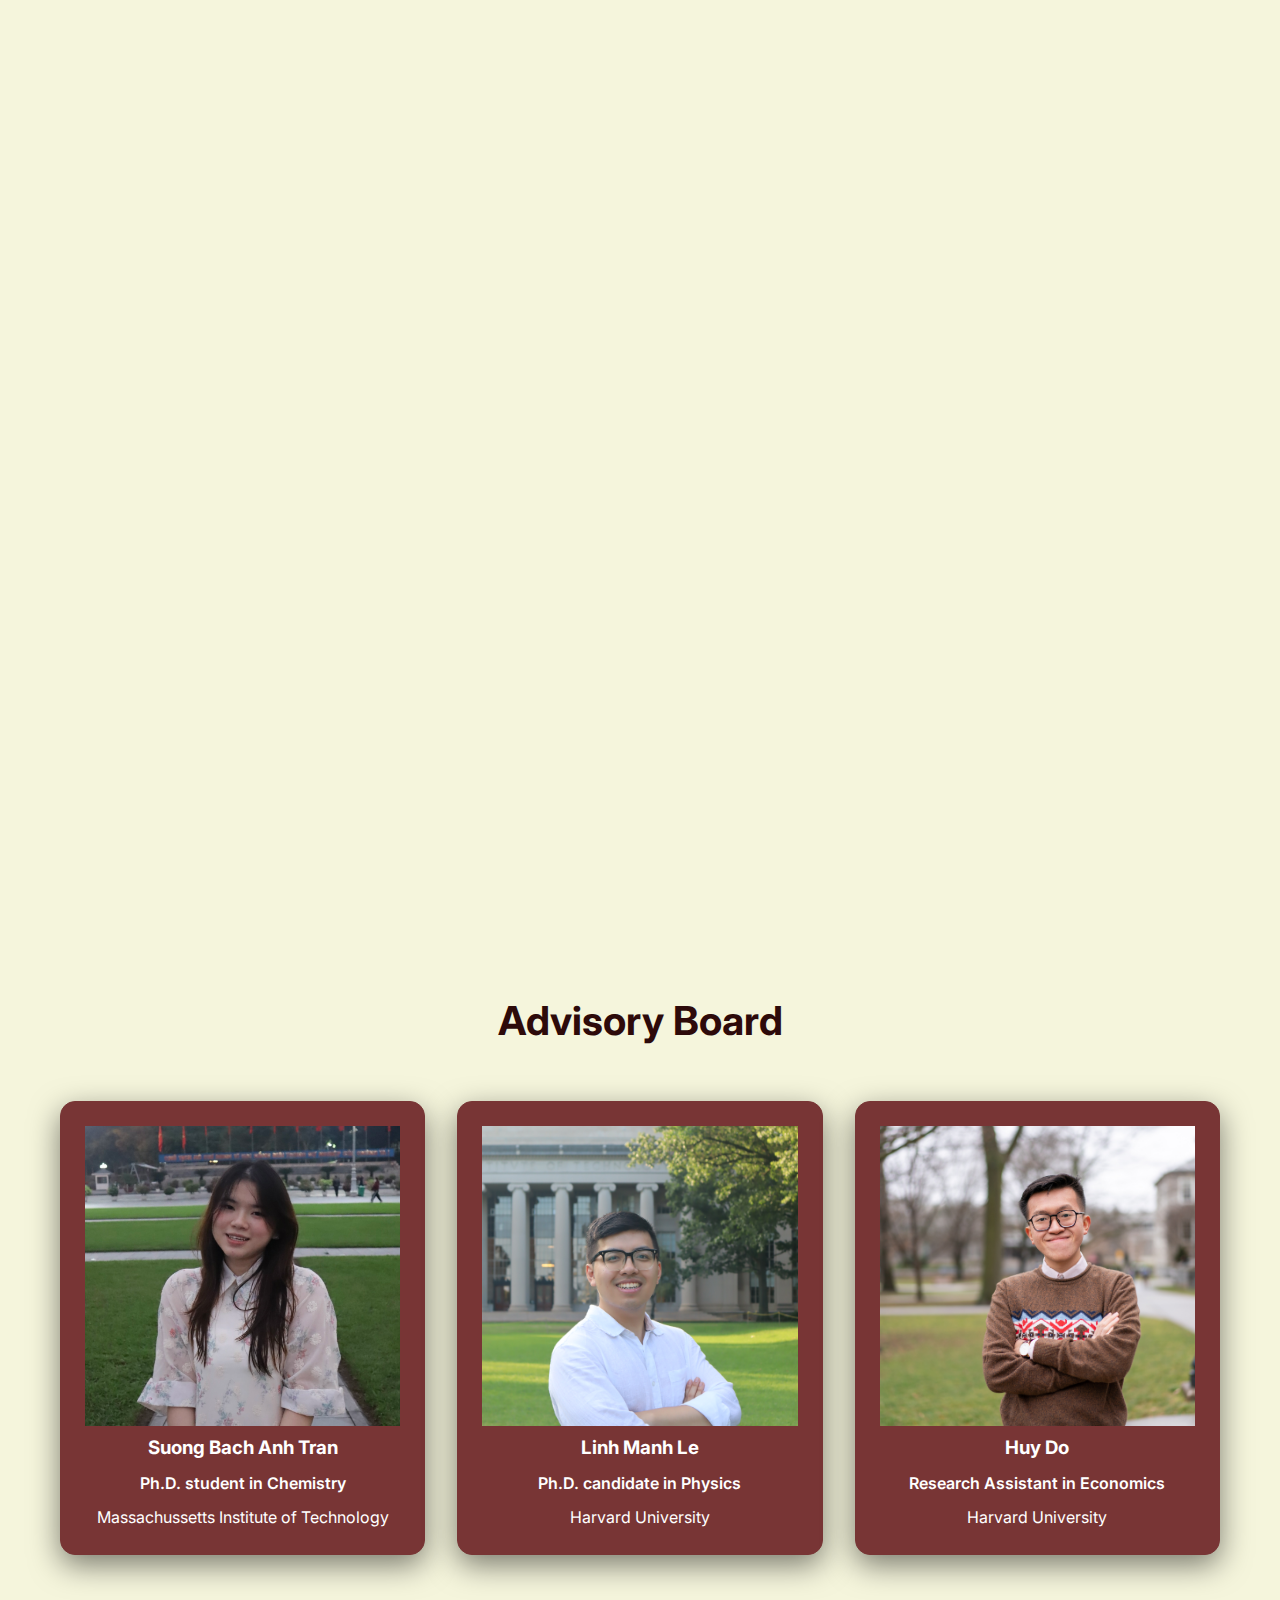
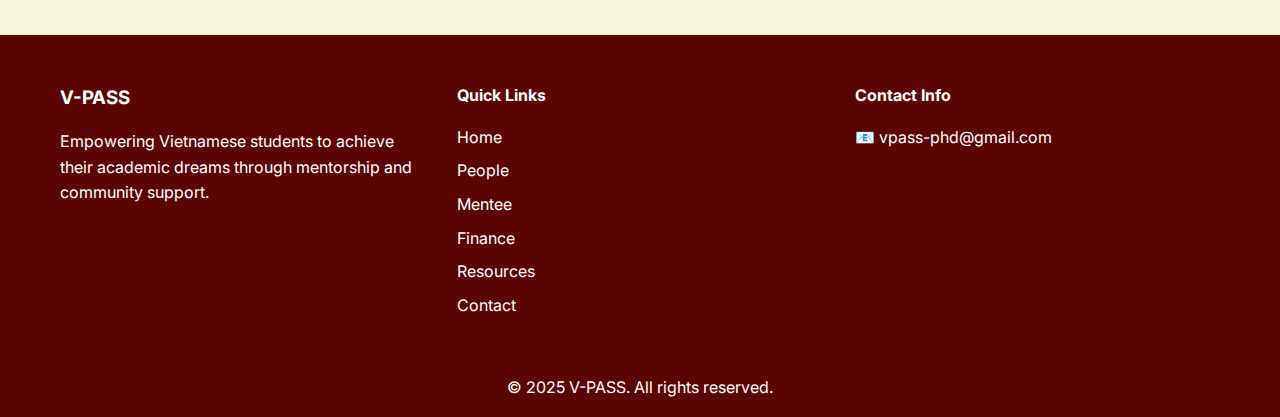
<file: people.html>
<!DOCTYPE html>
<html lang="en">
<head>
    <meta charset="UTF-8">
    <meta name="viewport" content="width=device-width, initial-scale=1.0">
    <title>People - V-PASS</title>
    <link rel="stylesheet" href="styles.css">
    <link rel="icon" href="pictures/logo.png" type="image/png">
    <link href="https://fonts.googleapis.com/css2?family=Inter:wght@300;400;500;600;700&display=swap" rel="stylesheet">
</head>
<body>
    <nav class="navbar">
        <div class="nav-container">
            <div class="nav-logo">
                <h2>V-PASS</h2>
            </div>
            <ul class="nav-menu">
                <li class="nav-item">
                    <a href="index.html" class="nav-link">Home</a>
                </li>
                <li class="nav-item">
                    <a href="people.html" class="nav-link active">People</a>
                </li>
                <li class="nav-item">
                    <a href="mentee.html" class="nav-link">Mentee</a>
                </li>
                <li class="nav-item">
                    <a href="finance.html" class="nav-link">Finance</a>
                </li>
                <li class="nav-item">
                    <a href="resources.html" class="nav-link">Resources</a>
                </li>
                <li class="nav-item">
                    <a href="contact.html" class="nav-link">Contact</a>
                </li>
            </ul>
            <div class="hamburger">
                <span class="bar"></span>
                <span class="bar"></span>
                <span class="bar"></span>
            </div>
        </div>
    </nav>

    <main>
        <section class="page-header">
            <div class="container">
                <h1>Our Team</h1>
                <p>Meet the dedicated individuals who make V-PASS possible</p>
            </div>
        </section>

        <section class="team-section">
            <div class="container">
                
                <!-- Mentor General Guide Dropdown -->
                <div class="mentor-guide-dropdown">
                    <button class="dropdown-toggle" id="mentorGuideToggle">
                        <span>Mentor General Guide</span>
                        <span class="dropdown-arrow">▼</span>
                    </button>
                    <div class="dropdown-content" id="mentorGuideContent">
                        <div class="guide-content">
                            <h3>The mentorship that V-PASS provides to students in need is voluntary. We hope that mentors could help mentees fulfill their potential, while providing guidance and information that they otherwise may not have access to.</h3>
                            
                            <p>- After the application form closes, mentors and V-PASS team will work together to determine which mentee(s) a mentor can take on.</p>
                            
                            <p>- Mentors are expected to provide guidance that fit the current needs of their mentees.</p>
                            
                            <p>- Mentors and mentees should decide together a meeting schedule that works best for both, as well as setting expectations that align.</p>
                            
                            <p>- Each mentor-mentee pair meets at least once a month.</p>
                            
                            <p>- V-PASS will provide support to mentors during the mentorship but will not intervene in the mentorship itself. In the event that mentors need to step back, please notify V-PASS a month in advance so we could find alternative support for the mentee.</p>
                            
                            <p>- Kind, humble, respectful, and frank guidance are much appreciated.</p>
                        
                        <p><i>Detailed guide will be provided once you're matched with a mentee.</i></p>
                        <p><strong>V-PASS sincerely appreciates your dedication!</strong></p>
                        </div>
                    </div>
                </div>

                <div class="container" style="text-align: center; padding: 20px 0;">
                    <h2>We are looking for mentors!</h2>
                    <p style="font-size: 1.5rem;">Please apply <a href="https://forms.gle/cQX3KFhRCneLwcYT6"> here!</a></p>
                    <p style="font-size: 1.5rem;">Thank you for your interest!</p>
                    <br>
                </div>
                
                <h2>Mentors Team</h2>

                <div class="team-grid">

                    <div class="team-member">
                        <div class="member-image">
                            <img src="pictures/mentors/Cuong_Nguyen.jpg">
                        </div>
                        <div class="member-info">
                            <h3>Cuong Nguyen</h3>
                            <p class="member-role">Ph.D. student in CAMB - Cancer Biology</p>
                            <div class="member-affiliation"> University of Pennsylvania</div>
                            <p class="member-bio">Undergraduate program: Dickinson College - Neuroscience (BS) </p>
                            <div class="interest-tags">
                                <span class="tag">Cancer Biology</span>
                                <span class="tag">Computational Biology</span>
                                <span class="tag">Cancer Metabolism</span>
                                <span class="tag">Cancer Epigenetics</span>
                            </div>
                        </div>
                    </div>

                    <div class="team-member">
                        <div class="member-image">
                            <img src="pictures/mentors/Giang_Do.png">
                        </div>
                        <div class="member-info">
                            <h3>Julie (Giang) Do</h3>
                            <p class="member-role">Ph.D. student in Chemical Engineering 
                                <br>
                                Advisor: Sanat Kumar</p>
                            <div class="member-affiliation"> Columbia University</div>
                            <p class="member-bio">Undergraduate program: Ohio University - Chemical Engineering (BS), minor in Chemistry and Mathematics </p>
                            <div class="interest-tags">
                                <span class="tag">Polymer Physics</span>
                                <span class="tag">Polymer Fracture & Fragmentation</span>
                                <span class="tag">Modeling & Simulation</span>
                            </div>
                        </div>
                    </div>

                    <div class="team-member">
                        <div class="member-image">
                            <img src="pictures/mentors/Nhi_Hoang.jpg">
                        </div>
                        <div class="member-info">
                            <h3>Nhi T. Hoang</h3>
                            <p class="member-role">Ph.D. student in Clinical Psychology - Child Track</p>
                            <div class="member-affiliation">Louisiana State University 
                                    <br>
                                    Early Externalizing Psychopathology (EEP) Lab                            </div>
                            <p class="member-bio">Undergraduate program: Hope College - Psychology Major, Neuroscience Minor (BS) </p>
                            <div class="interest-tags">
                                <span class="tag">Childhool externalizing behaviors</span>
                                <span class="tag">Conduct problems</span>
                                <span class="tag">Parenting</span>
                                <span class="tag">Asian parenting</span>
                            </div>
                        </div>
                    </div>
                </div>
                <br>
                <br>
                <div class="team-grid">
                    <!-------------- Mentors (Info Only) --------------->
                    <div class="team-member">
                        <div class="member-info">
                            <h3>Duy Vu</h3>
                            <p class="member-role">Postdoc in Physics</p>
                            <div class="member-affiliation">Harvard University </div>
                            <p class="member-bio">Ph.D. in Physics (Advisor: Sankar Das Sarma) at University of Maryland, College Park. Undergraduate program: Ho Chi Minh University of Education - Education in Physics </p>
                            <div class="interest-tags">
                                <span class="tag">Condensed matter theory</span>
                                <span class="tag">Quantum information</span>
                                <span class="tag">Neural networks</span>
                            </div>
                        </div>
                    </div>

                    <div class="team-member">
                        <div class="member-info">
                            <h3>Dzung Dinh</h3>
                            <p class="member-role">Ph.D. student in Computer Science (LUPA Lab - Junier Oliva)</p>
                            <div class="member-affiliation">University of North Carolina at Chapel Hill</div>
                            <p class="member-bio">Undergraduate program: Dickinson College - Computer Science (BS) </p>
                            <div class="interest-tags">
                                <span class="tag">Machine Learning</span>
                                <span class="tag">Computer Vision</span>
                            </div>
                        </div>
                    </div>

                    <div class="team-member">
                        <div class="member-info">
                            <h3>Long Than</h3>
                            <p class="member-role">Ph.D. student in Chemical Engineering (Advisor: Stacey Bent)</p>
                            <div class="member-affiliation">Stanford University</div>
                            <p class="member-bio">Undergraduate program: Vanderbilt University - Chemical Engineering and Chemistry</p>
                            <div class="interest-tags">
                                <span class="tag">Atomic layer deposition</span>
                                <span class="tag">Metal-organic thin films</span>
                                <span class="tag">Photolithography</span>
                                <span class="tag">Spectroscopy</span>
                            </div>
                        </div>
                    </div>

                    <div class="team-member">
                        <div class="member-info">
                            <h3>Suong Bach Anh Tran</h3>
                            <p class="member-role">Ph.D. student in Chemistry (Advisor: Connor Coley)</p>
                            <div class="member-affiliation">Massachusetts Institute of Technology</div>
                            <p class="member-bio">Undergraduate program: Dickinson College - Chemistry and Data Analytics(BS), minor in Mathematics</p>
                            <div class="interest-tags">
                                <span class="tag">Computer-aided synthesis planning</span>
                                <span class="tag">Total Synthesis</span>
                            </div>
                        </div>
                    </div>

                    <div class="team-member">
                        <div class="member-info">
                            <h3>Linh Manh Le</h3>
                            <p class="member-role">Ph.D. student in Applied Physics (Advisor: Zachary Schiffer)</p>
                            <div class="member-affiliation">Harvard University</div>
                            <p class="member-bio">Undergraduate program: Yale University - Chemical Engineering ABET (BS) and Global Affairs (BA), certificate in Energy Studies                            </p>
                            <div class="interest-tags">
                                <span class="tag">Electrochemistry</span>
                                <span class="tag">Energy Systems</span>
                            </div>
                        </div>
                    </div>




                </div>
                
            </div>
        </section>

        <section class="advisors-section">
            <div class="container">
                <h2>Advisory Board</h2>
                <div class="advisors-grid">
                    <div class="advisor">
                        <div class="advisor-image">
                            <img src="pictures/mentors/Suong_Tran.jpeg">
                        </div>
                        <div class="advisor-info">
                            <h3>Suong Bach Anh Tran</h3>
                            <p class="advisor-role">Ph.D. student in Chemistry</p>
                            <p>Massachussetts Institute of Technology</p>
                        </div>
                    </div>

                    <div class="advisor">
                        <div class="advisor-image">
                            <img src="pictures/mentors/Linh_Le.JPG">
                        </div>
                        <div class="advisor-info">
                            <h3>Linh Manh Le</h3>
                            <p class="advisor-role">Ph.D. candidate in Physics</p>
                            <p>Harvard University</p>
                        </div>
                    </div>

                    <div class="advisor">
                        <div class="advisor-image">
                            <img src="pictures/mentors/Huy_Do.JPEG">
                        </div>
                        <div class="advisor-info">
                            <h3>Huy Do</h3>
                            <p class="advisor-role">Research Assistant in Economics</p>
                            <p>Harvard University</p>   
                        </div>
                    </div>
                </div>
            </div>
        </section>
    </main>

    <footer class="footer">
        <div class="container">
            <div class="footer-content">
                <div class="footer-section">
                    <h3>V-PASS</h3>
                    <p>Empowering Vietnamese students to achieve their academic dreams through mentorship and community support.</p>
                </div>
                <div class="footer-section">
                    <h4>Quick Links</h4>
                    <ul>
                        <li><a href="index.html">Home</a></li>
                        <li><a href="people.html">People</a></li>
                        <li><a href="mentee.html">Mentee</a></li>
                        <li><a href="finance.html">Finance</a></li>
                        <li><a href="resources.html">Resources</a></li>
                        <li><a href="contact.html">Contact</a></li>
                    </ul>
                </div>
                <div class="footer-section">
                    <h4>Contact Info</h4>
                    <p> 📧 vpass-phd@gmail.com</p>
                </div>
            </div>
            <div class="footer-bottom">
                <p>&copy; 2025 V-PASS. All rights reserved.</p>
            </div>
        </div>
    </footer>

    <script src="script.js"></script>
</body>
</html>
</file>
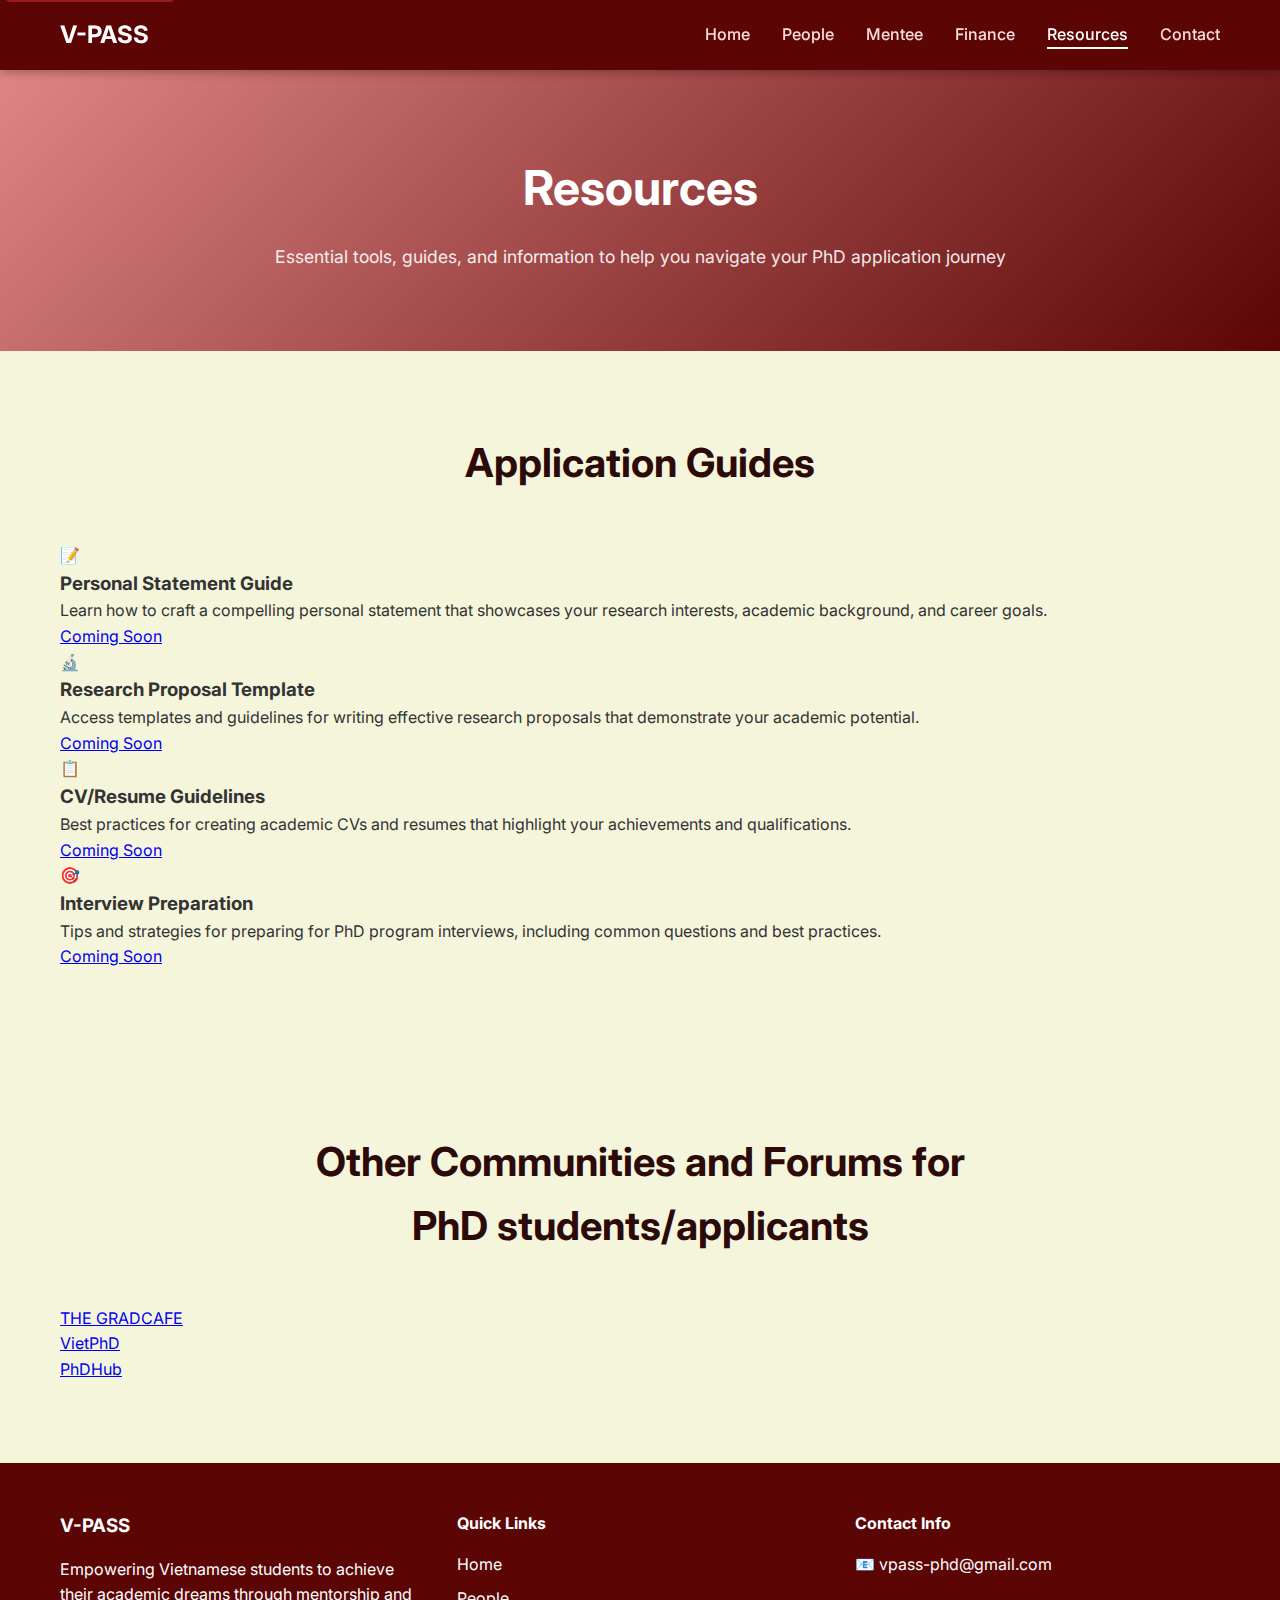
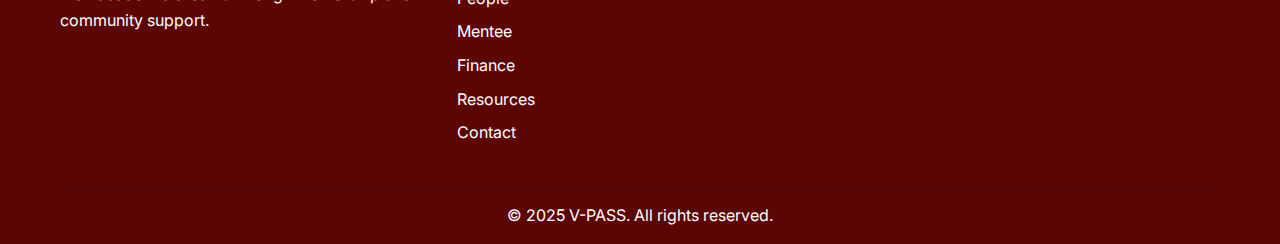
<file: resources.html>
<!DOCTYPE html>
<html lang="en">
<head>
    <meta charset="UTF-8">
    <meta name="viewport" content="width=device-width, initial-scale=1.0">
    <title>Resources - V-PASS</title>
    <link rel="stylesheet" href="styles.css">
    <link rel="icon" href="pictures/logo.png" type="image/png">
    <link href="https://fonts.googleapis.com/css2?family=Inter:wght@300;400;500;600;700&display=swap" rel="stylesheet">
</head>
<body>
    <nav class="navbar">
        <div class="nav-container">
            <div class="nav-logo">
                <h2>V-PASS</h2>
            </div>
            <ul class="nav-menu">
                <li class="nav-item">
                    <a href="index.html" class="nav-link">Home</a>
                </li>
                <li class="nav-item">
                    <a href="people.html" class="nav-link">People</a>
                </li>
                <li class="nav-item">
                    <a href="mentee.html" class="nav-link">Mentee</a>
                </li>
                <li class="nav-item">
                    <a href="finance.html" class="nav-link">Finance</a>
                </li>
                <li class="nav-item">
                    <a href="resources.html" class="nav-link active">Resources</a>
                </li>
                <li class="nav-item">
                    <a href="contact.html" class="nav-link">Contact</a>
                </li>
            </ul>
            <div class="hamburger">
                <span class="bar"></span>
                <span class="bar"></span>
                <span class="bar"></span>
            </div>
        </div>
    </nav>

    <main>
        <section class="page-header">
            <div class="container">
                <h1>Resources</h1>
                <p>Essential tools, guides, and information to help you navigate your PhD application journey</p>
            </div>
        </section>

        <section class="resources-section">
            <div class="container">
                <h2>Application Guides</h2>
                <div class="resources-grid">
                    <div class="resource-card">
                        <div class="resource-icon">📝</div>
                        <h3>Personal Statement Guide</h3>
                        <p>Learn how to craft a compelling personal statement that showcases your research interests, academic background, and career goals.</p>
                        <a href="#" class="resource-link">Coming Soon</a>
                    </div>
                    <div class="resource-card">
                        <div class="resource-icon">🔬</div>
                        <h3>Research Proposal Template</h3>
                        <p>Access templates and guidelines for writing effective research proposals that demonstrate your academic potential.</p>
                        <a href="#" class="resource-link">Coming Soon</a>
                    </div>
                    <div class="resource-card">
                        <div class="resource-icon">📋</div>
                        <h3>CV/Resume Guidelines</h3>
                        <p>Best practices for creating academic CVs and resumes that highlight your achievements and qualifications.</p>
                        <a href="#" class="resource-link">Coming Soon</a>
                    </div>
                    <div class="resource-card">
                        <div class="resource-icon">🎯</div>
                        <h3>Interview Preparation</h3>
                        <p>Tips and strategies for preparing for PhD program interviews, including common questions and best practices.</p>
                        <a href="#" class="resource-link">Coming Soon</a>
                    </div>
                </div>
            </div>
        </section>
<!-- 
        <section class="resources-section">
            <div class="container">
                <h2>Useful Links</h2>
                <div class="resources-grid">
                    <div class="resource-card">
                        <div class="resource-icon">🌍</div>
                        <h3>University Rankings</h3>
                        <p>Explore global university rankings and program-specific information to help you choose the right institution.</p>
                        <div class="resource-links">
                            <a href="https://www.topuniversities.com/" target="_blank" class="resource-link">QS World Rankings</a>
                            <a href="https://www.timeshighereducation.com/" target="_blank" class="resource-link">THE Rankings</a>
                            <a href="https://www.usnews.com/best-colleges" target="_blank" class="resource-link">US News Rankings</a>
                        </div>
                    </div>
                    <div class="resource-card">
                        <div class="resource-icon">💰</div>
                        <h3>Funding Opportunities</h3>
                        <p>Discover scholarships, fellowships, and funding opportunities for international students pursuing graduate studies.</p>
                        <div class="resource-links">
                            <a href="https://www.fulbright.org/" target="_blank" class="resource-link">Fulbright Program</a>
                            <a href="https://www.chevening.org/" target="_blank" class="resource-link">Chevening Scholarships</a>
                            <a href="https://www.gatescambridge.org/" target="_blank" class="resource-link">Gates Cambridge</a>
                        </div>
                    </div>
                    <div class="resource-card">
                        <div class="resource-icon">📚</div>
                        <h3>Academic Resources</h3>
                        <p>Access academic databases, research tools, and writing resources to strengthen your application materials.</p>
                        <div class="resource-links">
                            <a href="https://scholar.google.com/" target="_blank" class="resource-link">Google Scholar</a>
                            <a href="https://www.researchgate.net/" target="_blank" class="resource-link">ResearchGate</a>
                            <a href="https://www.academia.edu/" target="_blank" class="resource-link">Academia.edu</a>
                        </div>
                    </div>
                </div>
            </div>
        </section> -->

        <section class="resources-section">
            <div class="container">
                <h2>Other Communities and Forums for <br> PhD students/applicants</h2>
                <div class="resources-grid">

                    <div class="resource-card">
                        <a href="https://www.thegradcafe.com" class="resource-link">THE GRADCAFE</a>
                    </div>

                    <div class="resource-card">
                        <!-- <h3>VietPhD</h3> -->
                        <a href="https://www.facebook.com/groups/14115377990" class="resource-link">VietPhD</a>
                    </div>
                    <div class="resource-card">
                        <!-- <h3>PhDHub</h3> -->
                        <a href="https://www.facebook.com/groups/1399029171486412" class="resource-link">PhDHub</a>
                    </div>
                </div>
            </div>
        </section>


    <footer class="footer">
        <div class="container">
            <div class="footer-content">
                <div class="footer-section">
                    <h3>V-PASS</h3>
                    <p>Empowering Vietnamese students to achieve their academic dreams through mentorship and community support.</p>
                </div>
                <div class="footer-section">
                    <h4>Quick Links</h4>
                    <ul>
                        <li><a href="index.html">Home</a></li>
                        <li><a href="people.html">People</a></li>
                        <li><a href="mentee.html">Mentee</a></li>
                        <li><a href="finance.html">Finance</a></li>
                        <li><a href="resources.html">Resources</a></li>
                        <li><a href="contact.html">Contact</a></li>
                    </ul>
                </div>
                <div class="footer-section">
                    <h4>Contact Info</h4>
                    <p> 📧 vpass-phd@gmail.com</p>
                </div>
            </div>
            <div class="footer-bottom">
                <p>&copy; 2025 V-PASS. All rights reserved.</p>
            </div>
        </div>
    </footer>

    <script src="script.js"></script>
</body>
</html>
</file>
<file: styles.css>
/* Reset and Base Styles */
* {
    margin: 0;
    padding: 0;
    box-sizing: border-box;
}

body {
    font-family: 'Inter', sans-serif;
    line-height: 1.6;
    color: #333;
    background-color: #f5f5dc;
}

.container {
    max-width: 1200px;
    margin: 0 auto;
    padding: 0 20px;
}

/* Navigation */
.navbar {
    background: #5b0505;
    box-shadow: 0 2px 10px rgba(0, 0, 0, 0.3);
    position: fixed;
    top: 0;
    width: 100%;
    z-index: 1000;
}

.nav-container {
    max-width: 1200px;
    margin: 0 auto;
    padding: 0 20px;
    display: flex;
    justify-content: space-between;
    align-items: center;
    height: 70px;
}

.nav-logo h2 {
    color: #ffffff;
    font-weight: 700;
}

.nav-menu {
    display: flex;
    list-style: none;
    gap: 2rem;
}

.nav-link {
    text-decoration: none;
    color: #fedcdc;
    font-weight: 500;
    transition: color 0.3s ease;
    position: relative;
}

.nav-link:hover,
.nav-link.active {
    color: #ffffff;
}

.nav-link.active::after {
    content: '';
    position: absolute;
    bottom: -5px;
    left: 0;
    width: 100%;
    height: 2px;
    background: #ffffff;
}

.hamburger {
    display: none;
    flex-direction: column;
    cursor: pointer;
}

.bar {
    width: 25px;
    height: 3px;
    background: #fedcdc;
    margin: 3px 0;
    transition: 0.3s;
}

/* Main Content */
main {
    margin-top: 70px;
}

/* Hero Section */
.hero {
    background: linear-gradient(135deg, #df8585 0%, #5b0505 100%);
    color: rgb(255, 255, 255);
    padding: 100px 0;
    text-align: center;
}

.hero-content h1 {
    font-size: 3.5rem;
    font-weight: 700;
    margin-bottom: 1rem;
}

.hero-content p {
    font-size: 1.2rem;
    margin-bottom: 2rem;
    opacity: 0.9;
}

.cta-button {
    display: inline-block;
    background: #be5f5f;
    color: rgb(0, 0, 0);
    padding: 15px 30px;
    border-radius: 50px;
    border: 2px solid #be5f5f;
    text-decoration: none;
    font-weight: 600;
    transition: transform 0.3s ease;
}

.cta-button:hover {
    transform: translateY(-2px);
    background: #9b5d5d;
}

/* Page Header */
.page-header {
    background: linear-gradient(135deg, #df8585 0%, #5b0505 100%);
    color: white;
    padding: 80px 0;
    text-align: center;
}

.page-header h1 {
    font-size: 3rem;
    font-weight: 700;
    margin-bottom: 1rem;
}

.page-header p {
    font-size: 1.1rem;
    opacity: 0.9;
}

/* Sections */
section {
    padding: 80px 0;
}

section h2 {
    font-size: 2.5rem;
    font-weight: 700;
    text-align: center;
    margin-bottom: 3rem;
    color: #2d0a0a;
}

.section-description {
    text-align: center;
    font-size: 1.1rem;
    color: #450a0a;
    margin-bottom: 3rem;
}

/* About Section */
.about-grid {
    display: grid;
    grid-template-columns: repeat(auto-fit, minmax(300px, 1fr));
    gap: 2rem;
}

.about-card {
    background: #783535;
    padding: 2rem;
    border-radius: 15px;
    box-shadow: 0 10px 30px rgba(0, 0, 0, 0.5);
    transition: transform 0.3s ease;
    border: 1px solid #783535;
}

.about-card:hover {
    transform: translateY(-5px);
    border-color: #783535;
}

.about-card h3 {
    text-align: center;
    color: #ffffff;
    margin-bottom: 1rem;
    font-size: 2rem;
}

.about-card p {
    color: #ffffff;
}

/* Features Section */
.features-grid {
    display: grid;
    grid-template-columns: repeat(auto-fit, minmax(250px, 1fr));
    gap: 2rem;
}

.feature-item {
    text-align: center;
    padding: 2rem;
    background: #783535;
    border-radius: 15px;
    box-shadow: 0 10px 30px rgba(0, 0, 0, 0.5);
    transition: transform 0.3s ease;
    border: 1px solid #783535;
}

.feature-item:hover {
    transform: translateY(-5px);
    border-color: #991b1b;
}

.feature-icon {
    font-size: 3rem;
    margin-bottom: 1rem;
}

.feature-item h3 {
    color: #ffffff;
    font-size: 1.75rem;
    margin-bottom: 1rem;
}

.feature-item p {
    color: #ffffff;
}

/* Team Section */
.team-grid {
    display: grid;
    grid-template-columns: repeat(auto-fit, minmax(350px, 1fr));
    gap: 2rem;
}

.team-member {
    background: #2d0a0a;
    border-radius: 15px;
    overflow: hidden;
    box-shadow: 0 10px 30px rgba(0, 0, 0, 0.5);
    transition: transform 0.3s ease;
    border: 1px solid #450a0a;
}

.team-member:hover {
    transform: translateY(-5px);
    border-color: #991b1b;
}

.member-image img {
    width: 100%;
    height: 300px;
    object-fit: cover;
}

.member-info {
    padding: 1.5rem;
}

.member-info h3 {
    color: #ffffff;
    margin-bottom: 0.5rem;
}

.member-role {
    color: #fca5a5;
    font-weight: 600;
    margin-bottom: 1rem;
}

.member-bio {
    color: #ffffff;
    margin-bottom: 1rem;
    line-height: 1.6;
}

/* .member-affiliation {
    display: flex;
    gap: 1rem;
} */

.member-affiliation {
    color: #fca5a5;
    text-decoration: none;
    font-weight: 500;
}

/* Mentor Guide Dropdown */
.mentor-guide-dropdown {
    margin-bottom: 2rem;
    border-radius: 8px;
    overflow: hidden;
    box-shadow: 0 2px 10px rgba(0, 0, 0, 0.1);
}

.dropdown-toggle {
    width: 100%;
    background: linear-gradient(135deg, #991b1b 0%, #7f1d1d 100%);
    color: white;
    border: none;
    padding: 1rem 1.5rem;
    font-size: 1.1rem;
    font-weight: 600;
    cursor: pointer;
    display: flex;
    justify-content: space-between;
    align-items: center;
    transition: all 0.3s ease;
    font-family: 'Inter', sans-serif;
}

.dropdown-toggle:hover {
    background: linear-gradient(135deg, #7f1d1d 0%, #5b0505 100%);
    transform: translateY(-2px);
    box-shadow: 0 4px 15px rgba(153, 27, 27, 0.3);
}

.dropdown-toggle:active {
    transform: translateY(0);
}

.dropdown-arrow {
    font-size: 0.8rem;
    transition: transform 0.3s ease;
}

.dropdown-toggle.active .dropdown-arrow {
    transform: rotate(180deg);
}

.dropdown-content {
    max-height: 0;
    overflow: hidden;
    background: white;
    transition: max-height 0.4s ease, padding 0.4s ease;
    border-left: 4px solid #991b1b;
}

.dropdown-content.active {
    max-height: 2000px;
    padding: 2rem;
}

.guide-content {
    color: #333;
}

.guide-content h3 {
    color: #991b1b;
    margin-bottom: 1rem;
    font-size: 1.3rem;
    font-weight: 600;
}

.guide-content h4 {
    color: #7f1d1d;
    margin: 1.5rem 0 0.5rem 0;
    font-size: 1.1rem;
    font-weight: 600;
}

.guide-content p {
    margin-bottom: 1rem;
    line-height: 1.6;
}

.guide-content ul {
    margin: 0.5rem 0 1rem 1.5rem;
}

.guide-content li {
    margin-bottom: 0.5rem;
    line-height: 1.5;
}

.guide-content strong {
    color: #991b1b;
    font-weight: 600;
}

/* Mentee Guide Dropdown */
.mentee-guide-dropdown {
    margin-bottom: 2rem;
    border-radius: 8px;
    overflow: hidden;
    box-shadow: 0 2px 10px rgba(0, 0, 0, 0.1);
}

/* Advisors Section */
.advisors-grid {
    display: grid;
    grid-template-columns: repeat(auto-fit, minmax(250px, 1fr));
    gap: 2rem;
}

.advisor {
    background: #783535;
    padding: 1.5rem;
    border-radius: 15px;
    box-shadow: 0 10px 30px rgba(0, 0, 0, 0.5);
    text-align: center;
    transition: transform 0.3s ease;
    border: 1px solid #783535;
}

.advisor:hover {
    transform: translateY(-5px);
    border-color: #991b1b;
}


.advisor-image img {
    width: 100%;
    height: 300px;
    object-fit: cover;
}

.advisor-info h3 {
    color: #ffffff;
    margin-bottom: 0.5rem;
}

.advisor-role {
    color: #fca5a5;
    font-weight: 600;
    margin-bottom: 0.5rem;
}

.advisor-info p {
    color: #ffffff;
}

/* Mentee Section */
.mentees-grid {
    display: grid;
    grid-template-columns: repeat(auto-fit, minmax(300px, 1fr));
    gap: 2rem;
}

.mentee-card {
    background: #2d0a0a;
    border-radius: 15px;
    overflow: hidden;
    box-shadow: 0 10px 30px rgba(0, 0, 0, 0.5);
    transition: transform 0.3s ease;
    border: 1px solid #450a0a;
}

.mentee-card:hover {
    transform: translateY(-5px);
    border-color: #991b1b;
}

.mentee-image img {
    width: 100%;
    height: 250px;
    object-fit: cover;
}

.mentee-info {
    padding: 1.5rem;
}

.mentee-info h3 {
    color: #ffffff;
    margin-bottom: 0.5rem;
}

.mentee-field {
    color: #fca5a5;
    font-weight: 600;
    margin-bottom: 0.5rem;
}


.mentee-degree {
    color: #ffffff;
    margin-bottom: 0.5rem;
    font-size: 0.9rem;
}

.interest-tags {
    display: flex;
    flex-wrap: wrap;
    gap: 0.5rem;
    margin-top: 1rem;
}

.tag {
    background: #450a0a;
    color: #ffffff;
    padding: 0.25rem 0.75rem;
    border-radius: 20px;
    font-size: 0.8rem;
    font-weight: 500;
    border: 1px solid #fca5a5;
}

/* Alumni Section */
.alumni-grid {
    display: grid;
    grid-template-columns: repeat(auto-fit, minmax(250px, 1fr));
    gap: 2rem;
}

.alumni-card {
    background: #2d0a0a;
    padding: 1.5rem;
    border-radius: 15px;
    box-shadow: 0 10px 30px rgba(0, 0, 0, 0.5);
    text-align: center;
    transition: transform 0.3s ease;
    border: 1px solid #450a0a;
}

.alumni-card:hover {
    transform: translateY(-5px);
    border-color: #991b1b;
}

.alumni-image img {
    width: 200px;
    height: 200px;
    /* border-radius: 50%; */
    margin-bottom: 1rem;
}

.alumni-info h3 {
    color: #ffffff;
    margin-bottom: 0.5rem;
}

.alumni-field {
    color: #fca5a5;
    font-weight: 600;
    margin-bottom: 0.5rem;
}

.alumni-school {
    color: #98ffdd;
    font-weight: 600;
    margin-bottom: 0.5rem;
}

.alumni-achievement {
    color: #ffffff;
    font-size: 0.9rem;
    margin-bottom: 0.5rem;
}

.alumni-year {
    color: #9ca3af;
    font-size: 0.8rem;
    font-weight: 500;
}

/* Stats Section */
.stats-grid {
    display: grid;
    grid-template-columns: repeat(auto-fit, minmax(200px, 1fr));
    gap: 2rem;
}

.stat-item {
    text-align: center;
    padding: 2rem;
    background: #783535;
    border-radius: 15px;
    box-shadow: 0 10px 30px rgba(0, 0, 0, 0.5);
    border: 1px solid #783535;
}

.stat-number {
    font-size: 3rem;
    font-weight: 700;
    color: #ffffff;
    margin-bottom: 0.5rem;
}

.stat-label {
    color: #ffffff;
    font-weight: 500;
}

/* Financial Section */
.financial-stats {
    display: grid;
    grid-template-columns: repeat(auto-fit, minmax(300px, 1fr));
    gap: 2rem;
    margin-bottom: 3rem;
}

.financial-stat {
    background: #2d0a0a;
    padding: 2rem;
    border-radius: 15px;
    box-shadow: 0 10px 30px rgba(0, 0, 0, 0.5);
    display: flex;
    align-items: center;
    gap: 1rem;
    border: 1px solid #2d0a0a;
}

.stat-icon {
    font-size: 2.5rem;
}

.stat-amount {
    font-size: 2rem;
    font-weight: 700;
    color: #fca5a5;
    margin-bottom: 0.5rem;
}

.stat-content h3 {
    color: #ffffff;
}

.stat-content p {
    color: #ffffff;
}

.funding-grid {
    display: grid;
    grid-template-columns: repeat(auto-fit, minmax(250px, 1fr));
    gap: 2rem;
}

.funding-card {
    background: #2d0a0a;
    padding: 2rem;
    border-radius: 15px;
    box-shadow: 0 10px 30px rgba(0, 0, 0, 0.5);
    text-align: center;
    transition: transform 0.3s ease;
    border: 1px solid #450a0a;
}

.funding-card:hover {
    transform: translateY(-5px);
    border-color: #991b1b;
}

.funding-icon {
    font-size: 2.5rem;
    margin-bottom: 1rem;
}

.funding-amount {
    font-size: 1.5rem;
    font-weight: 700;
    color: #fca5a5;
    margin-bottom: 0.5rem;
}

.funding-card p {
    color: #ffffff;
}

.funding-date {
    color: #9ca3af;
    font-size: 0.9rem;
    margin-top: 1rem;
}


.reports-grid {
    display: grid;
    grid-template-columns: repeat(auto-fit, minmax(300px, 1fr));
    gap: 2rem;
}

.report-card {
    background: #2d0a0a;
    padding: 2rem;
    border-radius: 15px;
    box-shadow: 0 10px 30px rgba(0, 0, 0, 0.5);
    transition: transform 0.3s ease;
    border: 1px solid #450a0a;
}

.report-card:hover {
    transform: translateY(-5px);
    border-color: #991b1b;
}

.report-card h3 {
    color: #ffffff;
    margin-bottom: 1rem;
}

.report-card p {
    color: #ffffff;
    margin-bottom: 1rem;
}

.report-link {
    display: inline-block;
    background: #991b1b;
    color: white;
    padding: 0.75rem 1.5rem;
    border-radius: 25px;
    text-decoration: none;
    font-weight: 500;
    margin-top: 1rem;
    transition: background 0.3s ease;
}

.report-link:hover {
    background: #7f1d1d;
}

.transparency-principles {
    display: grid;
    grid-template-columns: repeat(auto-fit, minmax(250px, 1fr));
    gap: 2rem;
    margin-top: 2rem;
}

.principle {
    background: #2d0a0a;
    padding: 1.5rem;
    border-radius: 15px;
    box-shadow: 0 10px 30px rgba(0, 0, 0, 0.5);
    border: 1px solid #450a0a;
}

.principle h4 {
    color: #fca5a5;
    margin-bottom: 0.5rem;
}

.principle p {
    color: #ffffff;
}

/* Contact Section */
.contact-grid {
    display: grid;
    grid-template-columns: 1fr 1fr;
    gap: 3rem;
}

.contact-item {
    display: flex;
    align-items: flex-start;
    gap: 1rem;
    margin-bottom: 2rem;
}

.contact-icon {
    font-size: 1.5rem;
    margin-top: 0.25rem;
}

.contact-details h3 {
    color: #2d0a0a;
    margin-bottom: 0.5rem;
}

.contact-details a {
    color: #991b1b;
    text-decoration: none;
}

.contact-details a:hover {
    text-decoration: underline;
}

.contact-details p {
    color: #450a0a;
}

.contact-form {
    background: #783535;
    padding: 2rem;
    border-radius: 15px;
    box-shadow: 0 10px 30px rgba(0, 0, 0, 0.5);
    border: 2px solid #783535;
}

.form-group {
    margin-bottom: 1.5rem;
}

.form-group label {
    display: block;
    margin-bottom: 0.5rem;
    font-weight: 500;
    color: #ffffff;
}

.form-group input,
.form-group select,
.form-group textarea {
    width: 100%;
    padding: 0.75rem;
    border: 2px solid #450a0a;
    border-radius: 8px;
    font-size: 1rem;
    transition: border-color 0.3s ease;
    background: #ffffff;
    color: #601010;
}

.form-group input:focus,
.form-group select:focus,
.form-group textarea:focus {
    outline: none;
    border-color: #ff9b9b;
}

.checkbox-label {
    display: flex;
    align-items: center;
    gap: 0.5rem;
    cursor: pointer;
    color: #ffffff;
}

.checkbox-label input[type="checkbox"] {
    width: auto;
}

.submit-btn {
    background: #e8aaaa;
    color: rgb(0, 0, 0);
    padding: 1rem 2rem;
    border: none;
    border-radius: 8px;
    font-size: 1rem;
    font-weight: 600;
    cursor: pointer;
    transition: background 0.3s ease;
    width: 100%;
}

.submit-btn:hover {
    background: #7f1d1d;
}

/* FAQ Section */
.faq-grid {
    display: grid;
    grid-template-columns: repeat(auto-fit, minmax(300px, 1fr));
    gap: 2rem;
}

.faq-item {
    background: #2d0a0a;
    padding: 2rem;
    border-radius: 15px;
    box-shadow: 0 10px 30px rgba(0, 0, 0, 0.5);
    border: 1px solid #450a0a;
}

.faq-item h3 {
    color: #ffffff;
    margin-bottom: 1rem;
}

.faq-item p {
    color: #ffffff;
}

/* Social Section */
.social-links {
    display: flex;
    justify-content: center;
    gap: 2rem;
    flex-wrap: wrap;
}

.social-link {
    display: flex;
    flex-direction: column;
    align-items: center;
    gap: 0.5rem;
    text-decoration: none;
    color: #ffa8a8;
    transition: color 0.3s ease;
}

.social-link:hover {
    color: #ffa8a8;
}

.social-icon {
    font-size: 2rem;
}

/* Map Section */
.map-container {
    max-width: 800px;
    margin: 0 auto;
}

.map-placeholder {
    background: #2d0a0a;
    border-radius: 15px;
    box-shadow: 0 10px 30px rgba(0, 0, 0, 0.5);
    padding: 3rem;
    text-align: center;
    border: 1px solid #450a0a;
}

.map-content h3 {
    color: #ffffff;
    margin-bottom: 1rem;
}

.map-content p {
    color: #ffffff;
}

/* Footer */
.footer {
    background: #5b0505;
    color: white;
    padding: 3rem 0 1rem;
}

.footer-content {
    display: grid;
    grid-template-columns: repeat(auto-fit, minmax(250px, 1fr));
    gap: 2rem;
    margin-bottom: 2rem;
}

.footer-section h3,
.footer-section h4 {
    margin-bottom: 1rem;
    color: #ffffff;
}

.footer-section ul {
    list-style: none;
}

.footer-section ul li {
    margin-bottom: 0.5rem;
}

.footer-section a {
    color: #ffffff;
    text-decoration: none;
    transition: color 0.3s ease;
}

.footer-section a:hover {
    color: #ffffff;
}

.footer-section p {
    color: #ffffff;
}

.footer-bottom {
    border-top: 1px solid #450a0a;
    padding-top: 1rem;
    text-align: center;
    color: #ffffff;
}

/* Responsive Design */
@media (max-width: 768px) {
    .hamburger {
        display: flex;
    }

    .nav-menu {
        position: fixed;
        left: -100%;
        top: 70px;
        flex-direction: column;
        background-color: #2d0a0a;
        width: 100%;
        text-align: center;
        transition: 0.3s;
        box-shadow: 0 10px 27px rgba(0, 0, 0, 0.3);
        padding: 2rem 0;
    }

    .nav-menu.active {
        left: 0;
    }

    .hero-content h1 {
        font-size: 2.5rem;
    }

    .page-header h1 {
        font-size: 2rem;
    }

    section h2 {
        font-size: 2rem;
    }

    .contact-grid {
        grid-template-columns: 1fr;
    }

    .financial-stats {
        grid-template-columns: 1fr;
    }

    .team-grid {
        grid-template-columns: 1fr;
    }

    .mentees-grid {
        grid-template-columns: 1fr;
    }

    .alumni-grid {
        grid-template-columns: 1fr;
    }

    .stats-grid {
        grid-template-columns: repeat(2, 1fr);
    }

    .social-links {
        gap: 1rem;
    }
}

@media (max-width: 480px) {
    .container {
        padding: 0 15px;
    }

    .hero-content h1 {
        font-size: 2rem;
    }

    .page-header h1 {
        font-size: 1.8rem;
    }

    section {
        padding: 60px 0;
    }

    .stats-grid {
        grid-template-columns: 1fr;
    }

    .financial-stat {
        flex-direction: column;
        text-align: center;
    }
}

/* Animations */
@keyframes fadeInUp {
    from {
        opacity: 0;
        transform: translateY(30px);
    }
    to {
        opacity: 1;
        transform: translateY(0);
    }
}

.about-card,
.feature-item,
.team-member,
.mentee-card,
.alumni-card,
.achievement-card {
    animation: fadeInUp 0.6s ease forwards;
}

/* Smooth scrolling */
html {
    scroll-behavior: smooth;
}
</file>
